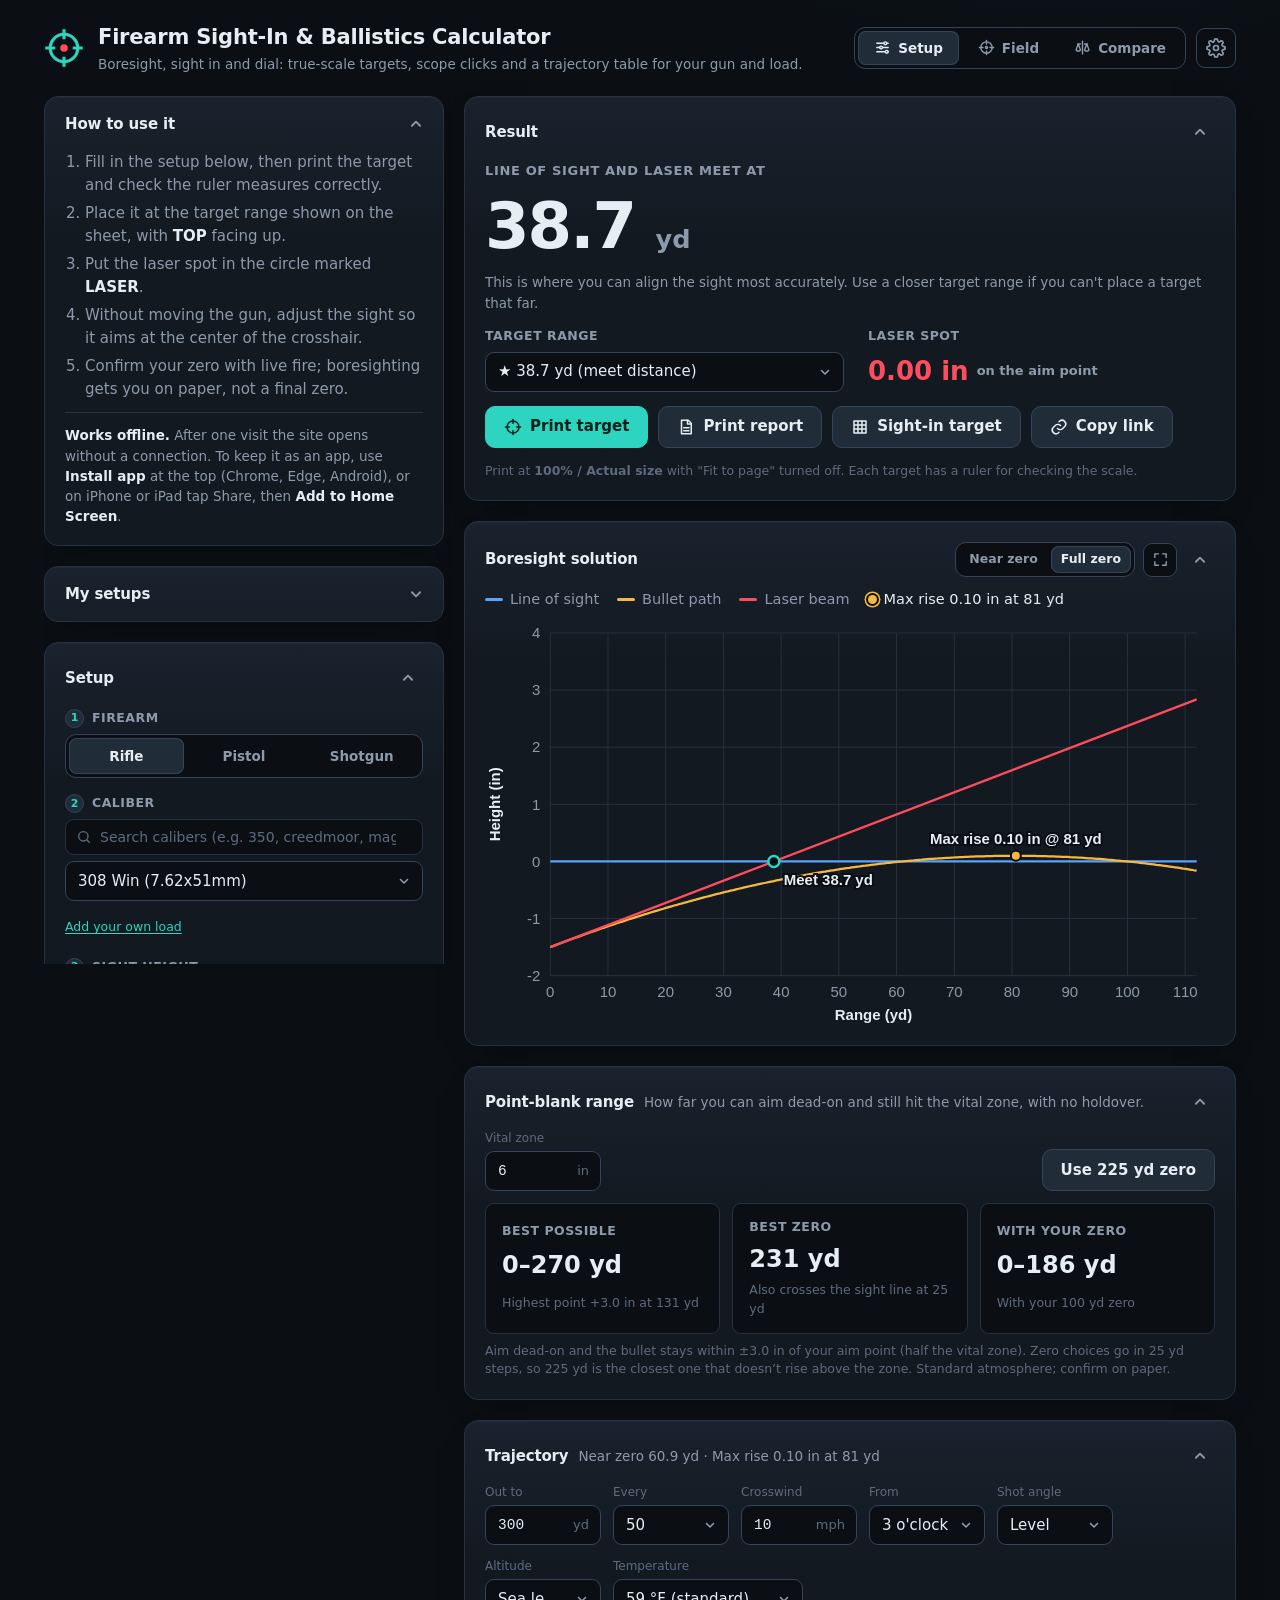
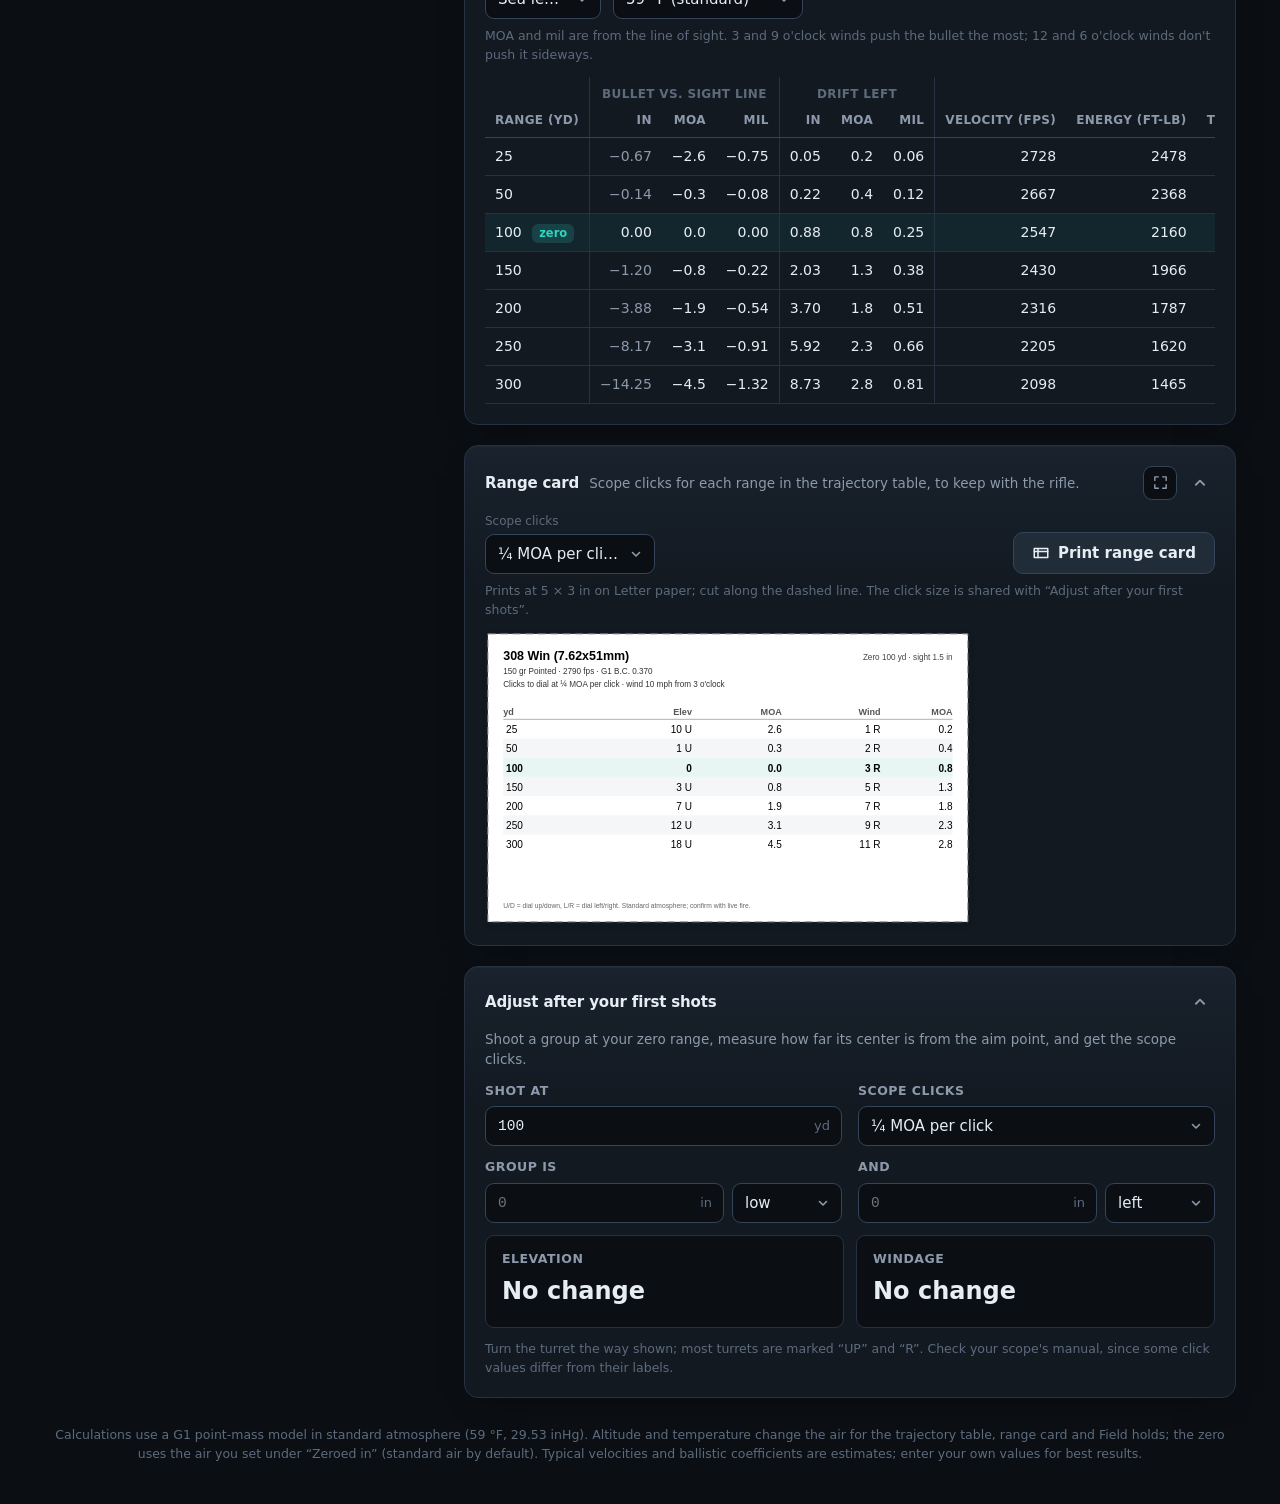
<file: index.html>
<!doctype html>
<html lang="en">
<head>
<meta charset="utf-8">
<meta name="viewport" content="width=device-width, initial-scale=1">
<title>Firearm Sight-In &amp; Ballistics Calculator</title>
<meta name="description" content="Boresight, sight in and dial: true-scale laser boresight and sight-in targets, scope clicks and a trajectory table for your firearm, sight height, load and zero range.">
<meta name="color-scheme" content="dark">
<link rel="icon" href="data:image/svg+xml,%3Csvg xmlns='http://www.w3.org/2000/svg' viewBox='0 0 32 32'%3E%3Ccircle cx='16' cy='16' r='11' fill='none' stroke='%232dd4bf' stroke-width='3'/%3E%3Cpath d='M16 1v8M16 23v8M1 16h8M23 16h8' stroke='%232dd4bf' stroke-width='3'/%3E%3Ccircle cx='16' cy='16' r='3' fill='%23ff4d5e'/%3E%3C/svg%3E">
<link rel="manifest" href="manifest.webmanifest">
<meta name="theme-color" content="#0b0f14">
<link rel="apple-touch-icon" href="icons/icon-180.png">
<link rel="stylesheet" href="css/styles.css">
</head>
<body>
<div id="app">
  <header class="topbar">
    <div class="brand">
      <svg class="brand-mark" viewBox="0 0 32 32" aria-hidden="true">
        <circle cx="16" cy="16" r="11" fill="none" stroke="currentColor" stroke-width="2.5"/>
        <path d="M16 1v8M16 23v8M1 16h8M23 16h8" stroke="currentColor" stroke-width="2.5"/>
        <circle cx="16" cy="16" r="3" class="laser-dot"/>
      </svg>
      <div>
        <h1>Firearm Sight-In &amp; Ballistics Calculator</h1>
        <p class="tagline">Boresight, sight in and dial: true-scale targets, scope clicks and a trajectory table for your gun and load.</p>
      </div>
    </div>
    <div class="prefs">
      <button type="button" class="btn" id="install" hidden title="Add this site as an app that works offline">
        <svg viewBox="0 0 24 24" aria-hidden="true"><path d="M12 3v12M7 10l5 5 5-5M4 19h16"/></svg>
        Install app
      </button>
      <div class="segmented view-tabs" role="group" aria-label="View">
        <button type="button" data-view="setup" aria-pressed="true">
          <svg viewBox="0 0 24 24" aria-hidden="true"><path d="M4 6h10M18 6h2M4 12h4M12 12h8M4 18h12M20 18h0"/><circle cx="16" cy="6" r="2"/><circle cx="10" cy="12" r="2"/><circle cx="18" cy="18" r="2"/></svg>
          Setup
        </button>
        <button type="button" data-view="field" aria-pressed="false">
          <svg viewBox="0 0 24 24" aria-hidden="true"><circle cx="12" cy="12" r="8"/><path d="M12 2v5M12 17v5M2 12h5M17 12h5"/><circle cx="12" cy="12" r="1.5"/></svg>
          Field
        </button>
        <button type="button" data-view="compare" aria-pressed="false">
          <svg viewBox="0 0 24 24" aria-hidden="true"><path d="M12 3v18M5 7h4M15 7h4M3 15l3-8 3 8M15 15l3-8 3 8M3 15a3 2 0 0 0 6 0M15 15a3 2 0 0 0 6 0"/></svg>
          Compare
        </button>
      </div>
      <div class="settings">
        <button type="button" class="icon-btn settings-btn" id="settings-btn" aria-label="Settings" aria-expanded="false" aria-controls="settings-panel" title="Units, theme, paper size and reset">
          <svg viewBox="0 0 24 24" aria-hidden="true"><circle cx="12" cy="12" r="3"/><path d="M19.4 15a1.7 1.7 0 0 0 .3 1.8l.1.1a2 2 0 1 1-2.8 2.8l-.1-.1a1.7 1.7 0 0 0-1.8-.3 1.7 1.7 0 0 0-1 1.5V21a2 2 0 1 1-4 0v-.1a1.7 1.7 0 0 0-1.1-1.5 1.7 1.7 0 0 0-1.8.3l-.1.1a2 2 0 1 1-2.8-2.8l.1-.1a1.7 1.7 0 0 0 .3-1.8 1.7 1.7 0 0 0-1.5-1H3a2 2 0 1 1 0-4h.1a1.7 1.7 0 0 0 1.5-1.1 1.7 1.7 0 0 0-.3-1.8l-.1-.1a2 2 0 1 1 2.8-2.8l.1.1a1.7 1.7 0 0 0 1.8.3H9a1.7 1.7 0 0 0 1-1.5V3a2 2 0 1 1 4 0v.1a1.7 1.7 0 0 0 1 1.5 1.7 1.7 0 0 0 1.8-.3l.1-.1a2 2 0 1 1 2.8 2.8l-.1.1a1.7 1.7 0 0 0-.3 1.8V9a1.7 1.7 0 0 0 1.5 1H21a2 2 0 1 1 0 4h-.1a1.7 1.7 0 0 0-1.5 1z"/></svg>
        </button>
        <div class="settings-panel" id="settings-panel" role="group" aria-label="Settings" hidden>
          <div class="set-row">
            <span>Units</span>
            <div class="segmented" role="group" aria-label="Units">
              <button type="button" data-units="english" aria-pressed="true">Imperial</button>
              <button type="button" data-units="metric" aria-pressed="false">Metric</button>
            </div>
          </div>
          <div class="set-row">
            <span>Theme</span>
            <div class="segmented" role="group" aria-label="Theme">
              <button type="button" data-theme-pick="dark" aria-pressed="true" title="Dark theme">Dark</button>
              <button type="button" data-theme-pick="sun" aria-pressed="false" title="High-contrast light theme for bright sun">Sun</button>
              <button type="button" data-theme-pick="night" aria-pressed="false" title="Red-on-black theme that keeps your night vision">Night</button>
            </div>
          </div>
          <label class="set-row paper">
            <span>Paper size</span>
            <select id="paper">
              <option value="letter">Letter</option>
              <option value="a4">A4</option>
            </select>
          </label>
          <div class="set-reset">
            <button type="button" class="btn" id="reset-all" title="Reset all settings to their defaults (keeps your saved setups and loads)">
              <svg viewBox="0 0 24 24" aria-hidden="true"><path d="M3 12a9 9 0 1 0 3-6.7"/><path d="M3 4v5h5"/></svg>
              Reset all settings
            </button>
            <p class="hint">Keeps your saved setups and loads.</p>
          </div>
        </div>
      </div>
    </div>
  </header>

  <main class="layout">
    <div class="side">
    <details class="card how" id="how" open>
      <summary>
        <h2>How to use it</h2>
        <svg class="chev" viewBox="0 0 12 12" aria-hidden="true"><path d="M2.5 4.5 6 8l3.5-3.5"/></svg>
      </summary>
      <ol>
        <li>Fill in the setup below, then print the target and check the ruler measures correctly.</li>
        <li>Place it at the target range shown on the sheet, with <strong>TOP</strong> facing up.</li>
        <li>Put the laser spot in the circle marked <strong>LASER</strong>.</li>
        <li>Without moving the gun, adjust the sight so it aims at the center of the crosshair.</li>
        <li>Confirm your zero with live fire; boresighting gets you on paper, not a final zero.</li>
      </ol>
      <p class="how-note"><strong>Works offline.</strong> After one visit the site opens without a connection. To keep it as an app, use <strong>Install app</strong> at the top (Chrome, Edge, Android), or on iPhone or iPad tap Share, then <strong>Add to Home Screen</strong>.</p>
    </details>

    <details class="card how saved" id="saved-card">
      <summary>
        <h2>My setups <span class="count" id="saved-count"></span></h2>
        <svg class="chev" viewBox="0 0 12 12" aria-hidden="true"><path d="M2.5 4.5 6 8l3.5-3.5"/></svg>
      </summary>
      <div class="saved-body">
        <div class="saved-row">
          <select id="saved-list" aria-label="Saved setups"></select>
          <button type="button" class="btn small" id="saved-load">Open</button>
          <button type="button" class="icon-btn danger" id="saved-delete" aria-label="Delete saved setup" title="Delete saved setup">
            <svg viewBox="0 0 24 24" aria-hidden="true"><path d="M4 7h16M10 11v6M14 11v6M6 7l1 13h10l1-13M9 7V4h6v3"/></svg>
          </button>
        </div>
        <div class="saved-row">
          <input id="saved-name" type="text" maxlength="60" placeholder="Name this setup, e.g. Ruger American 350 Legend" aria-label="Name for this setup">
          <button type="button" class="btn small primary" id="saved-save">Save</button>
        </div>
        <div class="saved-row saved-files">
          <button type="button" class="btn small" id="saved-export" title="Download your saved setups, the current setup and table, wind and click settings as a JSON file">
            <svg viewBox="0 0 24 24" aria-hidden="true"><path d="M12 4v11M7 10l5 5 5-5M5 20h14"/></svg>
            Save to file
          </button>
          <button type="button" class="btn small" id="saved-import" title="Open a setups file saved from this page">
            <svg viewBox="0 0 24 24" aria-hidden="true"><path d="M12 15V4M7 9l5-5 5 5M5 20h14"/></svg>
            Load from file
          </button>
          <input type="file" id="saved-file" accept=".json,application/json" hidden>
        </div>
        <p class="hint" id="saved-note">Saved in this browser only. Save to file keeps a copy you can back up or open on another device; Copy link shares a single setup.</p>
      </div>
    </details>

    <section class="card setup" aria-labelledby="setup-title" data-collapse="setup">
      <h2 id="setup-title">Setup</h2>

      <div class="field">
        <span class="field-label"><span class="step">1</span>Firearm</span>
        <div class="segmented wide" role="group" aria-label="Firearm type">
          <button type="button" data-mode="rifle" aria-pressed="true">Rifle</button>
          <button type="button" data-mode="pistol" aria-pressed="false">Pistol</button>
          <button type="button" data-mode="shotgun" aria-pressed="false">Shotgun</button>
        </div>
      </div>

      <div class="field">
        <label class="field-label" for="caliber"><span class="step">2</span><span id="caliber-label">Caliber</span></label>
        <span class="search">
          <svg viewBox="0 0 24 24" aria-hidden="true"><circle cx="11" cy="11" r="7"/><path d="m20 20-4-4"/></svg>
          <input id="caliber-search" type="search" placeholder="Search calibers (e.g. 350, creedmoor, mag)" aria-label="Search calibers" autocomplete="off" spellcheck="false">
        </span>
        <select id="caliber"></select>
        <span class="hint" id="caliber-count"></span>
        <div class="load-tools">
          <button type="button" class="link" id="load-add">Add your own load</button>
          <button type="button" class="link" id="load-keep" hidden>Save to my loads</button>
          <button type="button" class="link" id="load-edit" hidden>Edit this load</button>
          <button type="button" class="link" id="load-delete" hidden>Delete this load</button>
        </div>
        <div class="load-form" id="load-form" hidden>
          <h3 id="lf-title">Your own load</h3>
          <label class="mini">
            <span>Name</span>
            <input id="lf-name" type="text" maxlength="40" autocomplete="off" spellcheck="false">
          </label>
          <div class="load-form-row">
            <label class="mini">
              <span>Bullet weight</span>
              <span class="input-unit"><input id="lf-weight" type="number" inputmode="decimal" min="0" step="any"><span id="lf-weight-unit">gr</span></span>
            </label>
            <label class="mini">
              <span>Muzzle velocity</span>
              <span class="input-unit"><input id="lf-velocity" type="number" inputmode="decimal" min="0" step="any"><span id="lf-velocity-unit">fps</span></span>
            </label>
            <label class="mini">
              <span>G1 B.C.</span>
              <input id="lf-bc" type="number" inputmode="decimal" min="0.01" max="2" step="0.001">
            </label>
          </div>
          <p class="hint" id="lf-note"></p>
          <div class="load-form-actions">
            <button type="button" class="btn small primary" id="lf-save">Save load</button>
            <button type="button" class="btn small" id="lf-cancel">Cancel</button>
          </div>
        </div>
      </div>

      <div class="field">
        <label class="field-label" for="sight"><span class="step">3</span>Sight height</label>
        <div class="sight-pick">
          <select id="sight"></select>
          <select id="sight-preset" aria-label="Common mount heights" title="Common mount heights (estimates; measure yours for best results)"></select>
        </div>
        <span class="hint">Center of the bore to the center of the scope, or to the top of the front sight.</span>
        <details class="sight-help">
          <summary>How sight height changes the path</summary>
          <p>A taller sight starts the bullet farther below your line of sight. Inside the zero it hits lower at close range and crosses the line of sight later; past the zero the difference is small. Being off by a quarter inch matters most for close shots and for the boresight target itself.</p>
          <p>The common mounts are rules of thumb, not measurements. To measure: half the bolt diameter, plus the gap from the top of the bolt to the bottom of the scope, plus half the scope tube (0.5 in for a 1 in tube, 0.59 in for 30 mm).</p>
        </details>
      </div>

      <div class="field-row">
        <label class="field">
          <span class="field-label"><span class="step">4</span>Bullet weight</span>
          <select id="weight"></select>
        </label>
        <label class="field">
          <span class="field-label"><span class="step">5</span>Bullet shape</span>
          <select id="shape"></select>
        </label>
      </div>

      <div class="field-row load">
        <label class="field">
          <span class="field-label">Muzzle velocity</span>
          <span class="input-unit"><input id="velocity" type="number" inputmode="decimal" min="100" step="1"><span id="velocity-unit">fps</span></span>
        </label>
        <label class="field">
          <span class="field-label">G1 ballistic coefficient</span>
          <input id="bc" type="number" inputmode="decimal" min="0.01" max="2" step="0.001">
        </label>
      </div>
      <p class="hint load-hint"><span id="load-note">Typical values for this load.</span> <button type="button" id="reset-load" class="link" hidden>Use typical values</button></p>

      <div class="field barrel" id="barrel-field">
        <label class="check barrel-toggle"><input type="checkbox" id="barrel-on"> Adjust velocity for barrel length</label>
        <div class="barrel-row" id="barrel-row" hidden>
          <label class="mini">
            <span>Your barrel</span>
            <span class="input-unit"><input id="barrel-len" type="number" inputmode="decimal" min="1" step="0.5" placeholder="e.g. 16"><span class="b-len">in</span></span>
          </label>
          <label class="mini">
            <span>Test barrel</span>
            <span class="input-unit"><input id="barrel-ref" type="number" inputmode="decimal" min="1" step="0.5"><span class="b-len">in</span></span>
          </label>
          <label class="mini">
            <span>Change per <span class="b-len">in</span></span>
            <span class="input-unit"><input id="barrel-rate" type="number" inputmode="decimal" min="0" step="1"><span id="b-rate-unit">fps</span></span>
          </label>
        </div>
        <span class="hint" id="barrel-note" hidden>Typical velocities assume the test barrel length. Rule of thumb: about 25 fps per inch for most rifle cartridges, more for magnums.</span>
      </div>

      <label class="field">
        <span class="field-label"><span class="step">6</span>Zero range</span>
        <select id="zero"></select>
        <span class="hint">Where the bullet should hit the center of the target.</span>
      </label>

      <div class="field">
        <span class="field-label">Zeroed in</span>
        <div class="zero-air">
          <label class="mini"><span>Altitude</span><select id="zero-alt" title="Altitude where you zeroed the rifle"></select></label>
          <label class="mini"><span>Temperature</span><select id="zero-temp" title="Air temperature where you zeroed the rifle"></select></label>
        </div>
        <span class="hint">The air where you sighted in. Holds for other air (set under the trajectory table and in Field) are worked out from this zero.</span>
      </div>
    </section>
    </div>

    <section class="results" aria-live="polite">
      <div class="card hero" data-collapse="result">
        <h2>Result</h2>
        <div id="error" class="alert" role="alert" hidden></div>
        <div id="solution">
          <p class="eyebrow">Line of sight and laser meet at</p>
          <p class="meet"><span id="meet">–</span> <span id="meet-unit">yd</span></p>
          <p class="muted">This is where you can align the sight most accurately. Use a closer target range if you can't place a target that far.</p>

          <div class="hero-grid">
            <label class="field">
              <span class="field-label">Target range</span>
              <select id="target"></select>
            </label>
            <div class="stat">
              <span class="field-label">Laser spot</span>
              <span class="stat-value" id="offset">–</span>
            </div>
          </div>

          <div class="actions">
            <button type="button" class="btn primary" id="print-target">
              <svg viewBox="0 0 24 24" aria-hidden="true"><circle cx="12" cy="12" r="8"/><path d="M12 2v5M12 17v5M2 12h5M17 12h5"/></svg>
              Print target
            </button>
            <button type="button" class="btn" id="print-report">
              <svg viewBox="0 0 24 24" aria-hidden="true"><path d="M6 3h9l4 4v14H6z"/><path d="M14 3v5h5M9 13h7M9 17h7"/></svg>
              Print report
            </button>
            <button type="button" class="btn" id="print-sightin" title="A 1-inch grid target for your first shots at the zero range">
              <svg viewBox="0 0 24 24" aria-hidden="true"><path d="M4 4h16v16H4zM4 9.3h16M4 14.6h16M9.3 4v16M14.6 4v16"/></svg>
              Sight-in target
            </button>
            <button type="button" class="btn" id="copy-link" title="Copy a link that opens these exact settings">
              <svg viewBox="0 0 24 24" aria-hidden="true"><path d="M10 14a5 5 0 0 0 7 0l3-3a5 5 0 0 0-7-7l-1 1"/><path d="M14 10a5 5 0 0 0-7 0l-3 3a5 5 0 0 0 7 7l1-1"/></svg>
              Copy link
            </button>
          </div>
          <p class="hint">Print at <strong>100% / Actual size</strong> with "Fit to page" turned off. Each target has a ruler for checking the scale.</p>
        </div>
      </div>

      <div class="card chart-card" data-collapse="chart">
        <div class="chart-head">
          <h2>Boresight solution</h2>
          <div class="chart-tools">
            <div class="segmented small" role="group" aria-label="Chart range">
              <button type="button" data-plot="near" aria-pressed="false">Near zero</button>
              <button type="button" data-plot="full" aria-pressed="true">Full zero</button>
            </div>
            <button type="button" class="icon-btn" id="chart-zoom" aria-pressed="false" aria-label="Maximize chart" title="Maximize chart">
              <svg class="i-expand" viewBox="0 0 24 24" aria-hidden="true"><path d="M4 9V4h5M20 9V4h-5M4 15v5h5M20 15v5h-5"/></svg>
              <svg class="i-collapse" viewBox="0 0 24 24" aria-hidden="true"><path d="M9 4v5H4M15 4v5h5M9 20v-5H4M15 20v-5h5"/></svg>
            </button>
          </div>
        </div>
        <div class="legend">
          <span><i class="sw los"></i>Line of sight</span>
          <span><i class="sw path"></i>Bullet path</span>
          <span><i class="sw laser"></i>Laser beam</span>
          <span class="rise-note"><i class="sw rise"></i><span id="max-rise">Max rise</span></span>
        </div>
        <div id="chart" class="chart"></div>
      </div>

      <div class="card" id="pbr-card" data-collapse="pbr">
        <div class="chart-head">
          <h2>Point-blank range</h2>
          <p class="muted">How far you can aim dead-on and still hit the vital zone, with no holdover.</p>
        </div>
        <div class="traj-tools">
          <label class="mini t-field">
            <span>Vital zone</span>
            <span class="input-unit"><input id="pbr-zone" type="number" inputmode="decimal" min="1" max="48" step="any"><span id="pbr-unit">in</span></span>
          </label>
          <button type="button" class="btn" id="pbr-use" title="Set the zero range to the best choice for this vital zone">Use best zero</button>
        </div>
        <div class="pbr-out">
          <div class="dial"><span class="field-label">Best possible</span><span class="dial-value" id="pbr-best">–</span><span class="hint" id="pbr-best-sub"></span></div>
          <div class="dial"><span class="field-label">Best zero</span><span class="dial-value" id="pbr-zero">–</span><span class="hint" id="pbr-zero-sub"></span></div>
          <div class="dial"><span class="field-label">With your zero</span><span class="dial-value" id="pbr-yours">–</span><span class="hint" id="pbr-yours-sub"></span></div>
        </div>
        <p class="hint traj-hint" id="pbr-hint"></p>
      </div>

      <div class="card" id="traj-card" data-collapse="trajectory">
        <div class="chart-head">
          <h2>Trajectory</h2>
          <p class="muted" id="traj-note"></p>
        </div>
        <div class="traj-tools">
          <label class="mini t-field">
            <span>Out to</span>
            <span class="input-unit"><input id="t-max" type="number" inputmode="decimal" min="10" max="2000" step="any"><span class="t-dist">yd</span></span>
          </label>
          <label class="mini t-field">
            <span>Every</span>
            <select id="t-step">
              <option value="5">5</option><option value="10">10</option><option value="25">25</option>
              <option value="50">50</option><option value="100">100</option><option value="200">200</option>
            </select>
          </label>
          <label class="mini t-field">
            <span>Crosswind</span>
            <span class="input-unit"><input id="wind" type="number" inputmode="decimal" min="0" max="99" step="1"><span id="wind-unit">mph</span></span>
          </label>
          <label class="mini t-field">
            <span>From</span>
            <select id="wind-clock"></select>
          </label>
          <label class="mini t-field">
            <span>Shot angle</span>
            <select id="slope" title="Uphill or downhill angle to the target"></select>
          </label>
          <label class="mini t-field">
            <span>Altitude</span>
            <select id="alt" title="Altitude where you shoot (the zero uses the air you zeroed in)"></select>
          </label>
          <label class="mini t-field t-wide">
            <span>Temperature</span>
            <select id="temp" title="Air temperature where you shoot"></select>
          </label>
        </div>
        <p class="hint traj-hint" id="traj-hint">MOA and mil are from the line of sight. 3 and 9 o'clock winds push the bullet the most; 12 and 6 o'clock winds don't push it sideways.</p>
        <div class="table-wrap"><table class="data" id="traj-table"></table></div>
      </div>

      <div class="card" id="range-card" data-collapse="card">
        <div class="chart-head">
          <h2>Range card</h2>
          <p class="muted">Scope clicks for each range in the trajectory table, to keep with the rifle.</p>
          <div class="chart-tools">
            <button type="button" class="icon-btn" id="card-zoom" aria-pressed="false" aria-label="Maximize range card" title="Maximize range card">
              <svg class="i-expand" viewBox="0 0 24 24" aria-hidden="true"><path d="M4 9V4h5M20 9V4h-5M4 15v5h5M20 15v5h-5"/></svg>
              <svg class="i-collapse" viewBox="0 0 24 24" aria-hidden="true"><path d="M9 4v5H4M15 4v5h5M9 20v-5H4M15 20v-5h5"/></svg>
            </button>
          </div>
        </div>
        <div class="traj-tools">
          <label class="mini t-field card-click-field">
            <span>Scope clicks</span>
            <select id="card-click"></select>
          </label>
          <button type="button" class="btn" id="print-card" title="Print this card at true size, then cut it out">
            <svg viewBox="0 0 24 24" aria-hidden="true"><path d="M3 6h18v12H3z"/><path d="M3 10h18M8 6v12"/></svg>
            Print range card
          </button>
        </div>
        <p class="hint traj-hint" id="card-hint"></p>
        <div class="card-preview" id="card-preview"></div>
      </div>

      <div class="card" id="clicks-card" data-collapse="clicks">
        <h2>Adjust after your first shots</h2>
        <p class="muted">Shoot a group at your zero range, measure how far its center is from the aim point, and get the scope clicks.</p>
        <div class="clicks-grid">
          <label class="field">
            <span class="field-label">Shot at</span>
            <span class="input-unit"><input id="c-range" type="number" inputmode="decimal" min="1" step="1"><span class="c-dist">yd</span></span>
          </label>
          <label class="field">
            <span class="field-label">Scope clicks</span>
            <select id="c-click">
              <option value="moa:0.25">¼ MOA per click</option>
              <option value="moa:0.125">⅛ MOA per click</option>
              <option value="moa:0.5">½ MOA per click</option>
              <option value="moa:1">1 MOA per click</option>
              <option value="mil:0.1">0.1 mil per click</option>
              <option value="mil:0.05">0.05 mil per click</option>
            </select>
          </label>
          <div class="field">
            <span class="field-label">Group is</span>
            <span class="combo">
              <span class="input-unit"><input id="c-vert" type="number" aria-label="How far the group is high or low" inputmode="decimal" min="0" step="0.1" placeholder="0"><span class="c-len">in</span></span>
              <select id="c-vdir" aria-label="High or low"><option value="low">low</option><option value="high">high</option></select>
            </span>
          </div>
          <div class="field">
            <span class="field-label">and</span>
            <span class="combo">
              <span class="input-unit"><input id="c-horiz" type="number" aria-label="How far the group is left or right" inputmode="decimal" min="0" step="0.1" placeholder="0"><span class="c-len">in</span></span>
              <select id="c-hdir" aria-label="Left or right"><option value="left">left</option><option value="right">right</option></select>
            </span>
          </div>
        </div>
        <div class="clicks-out">
          <div class="dial"><span class="field-label">Elevation</span><span class="dial-value" id="c-elev">–</span><span class="hint" id="c-elev-sub"></span></div>
          <div class="dial"><span class="field-label">Windage</span><span class="dial-value" id="c-wind">–</span><span class="hint" id="c-wind-sub"></span></div>
        </div>
        <p class="hint">Turn the turret the way shown; most turrets are marked “UP” and “R”. Check your scope's manual, since some click values differ from their labels.</p>
      </div>
    </section>
  </main>

  <main class="field-view" id="field-view" hidden aria-labelledby="field-title">
    <h2 id="field-title" class="visually-hidden">Field</h2>
    <div class="f-profile">
      <button type="button" class="chip" id="f-chip" title="Change the rifle and load in Setup">
        <span class="visually-hidden">Active profile: </span>
        <span class="chip-name" id="f-name">–</span>
        <span class="chip-sub" id="f-sub"></span>
      </button>
      <label class="f-saved" id="f-saved-wrap" hidden>
        <span class="visually-hidden">Switch to a saved setup</span>
        <select id="f-saved"></select>
      </label>
    </div>

    <div id="f-error" class="alert" role="alert" hidden></div>

    <div id="f-body">
      <section class="card f-range" aria-labelledby="f-range-label">
        <span class="field-label" id="f-range-label">Range</span>
        <div class="stepper">
          <button type="button" class="step-btn" id="f-minus" aria-label="Shorter range">−</button>
          <span class="input-unit big"><input id="f-range" type="number" inputmode="decimal" min="1" max="2000" step="any" aria-label="Range to target"><span class="f-dist">yd</span></span>
          <button type="button" class="step-btn" id="f-plus" aria-label="Longer range">+</button>
        </div>
        <div class="presets" id="f-presets" role="group" aria-label="Range presets"></div>
      </section>

      <section class="card f-out" aria-live="polite" aria-label="Holds at this range">
        <div class="hold">
          <span class="field-label">Elevation</span>
          <span class="hold-value" id="f-elev">–</span>
          <span class="hold-sub" id="f-elev-sub"></span>
        </div>
        <div class="hold">
          <span class="field-label">Wind</span>
          <span class="hold-value" id="f-wind">–</span>
          <span class="hold-sub" id="f-wind-sub"></span>
        </div>
        <p class="f-stats" id="f-stats"></p>
        <p class="f-warn" id="f-warn" hidden></p>
      </section>

      <p class="f-pbr" id="f-pbr"></p>

      <section class="card f-cond" aria-label="Conditions">
        <div class="f-cond-row">
          <div class="mini">
            <span id="f-wind-label">Wind</span>
            <div class="stepper small">
              <button type="button" class="step-btn" id="f-wminus" aria-label="Less wind">−</button>
              <span class="input-unit"><input id="f-windspd" type="number" inputmode="decimal" min="0" max="99" step="1" aria-label="Wind speed"><span id="f-wind-unit">mph</span></span>
              <button type="button" class="step-btn" id="f-wplus" aria-label="More wind">+</button>
            </div>
          </div>
          <label class="mini"><span>From</span><select id="f-clock"></select></label>
        </div>
        <div class="f-cond-row">
          <label class="mini"><span>Shot angle</span><select id="f-slope"></select></label>
          <label class="mini"><span>Scope clicks</span><select id="f-click"></select></label>
        </div>
        <div class="f-cond-row">
          <label class="mini"><span>Altitude</span><select id="f-alt"></select></label>
          <label class="mini"><span>Temperature</span><select id="f-temp"></select></label>
        </div>
      </section>
    </div>

    <div class="f-foot">
      <label class="check" id="f-wake-wrap" hidden><input type="checkbox" id="f-wake"> Keep screen on</label>
      <span class="hint" id="f-status"></span>
    </div>
  </main>

  <main class="compare-view" id="compare-view" hidden aria-labelledby="cmp-title">
    <h2 id="cmp-title" class="visually-hidden">Compare</h2>
    <div class="cmp-sides">
      <section class="card cmp-side" data-side="a" aria-labelledby="cmp-a-title">
        <div class="cmp-side-head">
          <h2 id="cmp-a-title"><span class="side-badge side-a" aria-hidden="true">A</span><span class="visually-hidden">Load A: </span><span id="cmp-a-name">–</span></h2>
          <label class="cmp-from" id="cmp-a-from-wrap">
            <span class="visually-hidden">Fill load A from a saved setup</span>
            <select id="cmp-a-from"></select>
          </label>
        </div>
        <div class="load-form-row">
          <label class="mini"><span>Firearm</span><select id="cmp-a-mode"><option value="rifle">Rifle</option><option value="pistol">Pistol</option><option value="shotgun">Shotgun</option></select></label>
          <label class="mini"><span>Sight height</span><select id="cmp-a-sight"></select></label>
        </div>
        <div class="mini">
          <label for="cmp-a-caliber" id="cmp-a-caliber-label">Caliber or load</label>
          <span class="search">
            <svg viewBox="0 0 24 24" aria-hidden="true"><circle cx="11" cy="11" r="7"/><path d="m20 20-4-4"/></svg>
            <input id="cmp-a-search" type="search" placeholder="Search calibers and loads" aria-label="Search calibers and loads for A" autocomplete="off" spellcheck="false">
          </span>
          <select id="cmp-a-caliber"></select>
          <span class="hint" id="cmp-a-count"></span>
        </div>
        <div class="load-form-row">
          <label class="mini"><span>Bullet weight</span><select id="cmp-a-weight"></select></label>
          <label class="mini"><span>Bullet shape</span><select id="cmp-a-shape"></select></label>
        </div>
        <div class="load-form-row">
          <label class="mini"><span>Velocity</span><span class="input-unit"><input id="cmp-a-vel" type="number" inputmode="decimal" min="100" max="6000" step="any"><span class="cmp-vunit">fps</span></span></label>
          <label class="mini"><span>G1 B.C.</span><input id="cmp-a-bc" type="number" inputmode="decimal" min="0.01" max="2" step="0.001"></label>
        </div>
        <p class="hint cmp-typical"><span id="cmp-a-vnote"></span> <button type="button" class="link" id="cmp-a-typical" hidden>Use typical</button></p>
      </section>
      <section class="card cmp-side" data-side="b" aria-labelledby="cmp-b-title">
        <div class="cmp-side-head">
          <h2 id="cmp-b-title"><span class="side-badge side-b" aria-hidden="true">B</span><span class="visually-hidden">Load B: </span><span id="cmp-b-name">–</span></h2>
          <label class="cmp-from" id="cmp-b-from-wrap">
            <span class="visually-hidden">Fill load B from a saved setup</span>
            <select id="cmp-b-from"></select>
          </label>
        </div>
        <div class="load-form-row">
          <label class="mini"><span>Firearm</span><select id="cmp-b-mode"><option value="rifle">Rifle</option><option value="pistol">Pistol</option><option value="shotgun">Shotgun</option></select></label>
          <label class="mini"><span>Sight height</span><select id="cmp-b-sight"></select></label>
        </div>
        <div class="mini">
          <label for="cmp-b-caliber" id="cmp-b-caliber-label">Caliber or load</label>
          <span class="search">
            <svg viewBox="0 0 24 24" aria-hidden="true"><circle cx="11" cy="11" r="7"/><path d="m20 20-4-4"/></svg>
            <input id="cmp-b-search" type="search" placeholder="Search calibers and loads" aria-label="Search calibers and loads for B" autocomplete="off" spellcheck="false">
          </span>
          <select id="cmp-b-caliber"></select>
          <span class="hint" id="cmp-b-count"></span>
        </div>
        <div class="load-form-row">
          <label class="mini"><span>Bullet weight</span><select id="cmp-b-weight"></select></label>
          <label class="mini"><span>Bullet shape</span><select id="cmp-b-shape"></select></label>
        </div>
        <div class="load-form-row">
          <label class="mini"><span>Velocity</span><span class="input-unit"><input id="cmp-b-vel" type="number" inputmode="decimal" min="100" max="6000" step="any"><span class="cmp-vunit">fps</span></span></label>
          <label class="mini"><span>G1 B.C.</span><input id="cmp-b-bc" type="number" inputmode="decimal" min="0.01" max="2" step="0.001"></label>
        </div>
        <p class="hint cmp-typical"><span id="cmp-b-vnote"></span> <button type="button" class="link" id="cmp-b-typical" hidden>Use typical</button></p>
      </section>
    </div>

    <section class="card cmp-shared" aria-label="Zero and range">
      <div class="cmp-shared-row">
        <label class="mini"><span id="cmp-zero-label">Zero range</span><select id="cmp-zero"></select></label>
        <label class="mini" id="cmp-zero-b-wrap" hidden><span>B’s zero range</span><select id="cmp-zero-b"></select></label>
        <label class="mini"><span>Compare out to</span><select id="cmp-max"></select></label>
      </div>
      <label class="check"><input type="checkbox" id="cmp-split"> Give B its own zero</label>
      <p class="hint" id="cmp-cond"></p>
      <div class="cmp-actions">
        <button type="button" class="btn" id="cmp-copy" title="Copy a link that opens this comparison">
          <svg viewBox="0 0 24 24" aria-hidden="true"><path d="M10 14a5 5 0 0 0 7 0l3-3a5 5 0 0 0-7-7l-1 1"/><path d="M14 10a5 5 0 0 0-7 0l-3 3a5 5 0 0 0 7 7l1-1"/></svg>
          Copy link
        </button>
        <button type="button" class="btn" id="cmp-print" title="Print the comparison: summary and charts, then both tables by range">
          <svg viewBox="0 0 24 24" aria-hidden="true"><path d="M6 9V3h12v6M6 18H4a2 2 0 0 1-2-2v-5a2 2 0 0 1 2-2h16a2 2 0 0 1 2 2v5a2 2 0 0 1-2 2h-2"/><path d="M6 14h12v7H6z"/></svg>
          Print comparison
        </button>
      </div>
    </section>

    <div id="cmp-error" class="alert" role="alert" hidden></div>

    <div id="cmp-results">
      <section class="card">
        <h2>Side by side</h2>
        <div class="table-wrap"><table class="data cmp-sum" id="cmp-summary"></table></div>
        <p class="hint" id="cmp-sum-note"></p>
      </section>

      <section class="card">
        <div class="chart-head">
          <h2>Downrange</h2>
          <div class="segmented" role="group" aria-label="Chart shows">
            <button type="button" data-cmp-chart="path" aria-pressed="true">Path</button>
            <button type="button" data-cmp-chart="velocity" aria-pressed="false">Velocity</button>
            <button type="button" data-cmp-chart="energy" aria-pressed="false">Energy</button>
          </div>
        </div>
        <div class="legend">
          <span><i class="sw path"></i><span id="cmp-key-a">A</span></span>
          <span><i class="sw cmp"></i><span id="cmp-key-b">B</span></span>
        </div>
        <div id="cmp-chart" class="chart"></div>
      </section>

      <section class="card">
        <div class="chart-head">
          <h2>By range</h2>
          <div class="segmented" role="group" aria-label="Table shows">
            <button type="button" data-cmp-table="trajectory" aria-pressed="true">Trajectory</button>
            <button type="button" data-cmp-table="impact" aria-pressed="false">Impact</button>
          </div>
        </div>
        <div class="table-wrap"><table class="data cmp-table" id="cmp-table"></table></div>
        <p class="hint" id="cmp-table-note"></p>
      </section>
    </div>
  </main>

  <footer class="foot">
    <p>Calculations use a G1 point-mass model in standard atmosphere (59&nbsp;°F, 29.53&nbsp;inHg). Altitude and temperature change the air for the trajectory table, range card and Field holds; the zero uses the air you set under “Zeroed in” (standard air by default). Typical velocities and ballistic coefficients are estimates; enter your own values for best results.</p>
  </footer>
</div>

<div id="toast" class="toast" role="status" aria-live="polite"></div>
<div id="update-bar" class="update-bar" role="status" hidden><span>A new version is ready.</span><button type="button" class="btn primary" id="update-reload">Reload</button></div>
<div id="print-root" aria-hidden="true"></div>

<script src="js/vendor/qrcode.js"></script>
<script src="js/data.js"></script>
<script src="js/ballistics.js"></script>
<script src="js/app.js"></script>
</body>
</html>
</file>
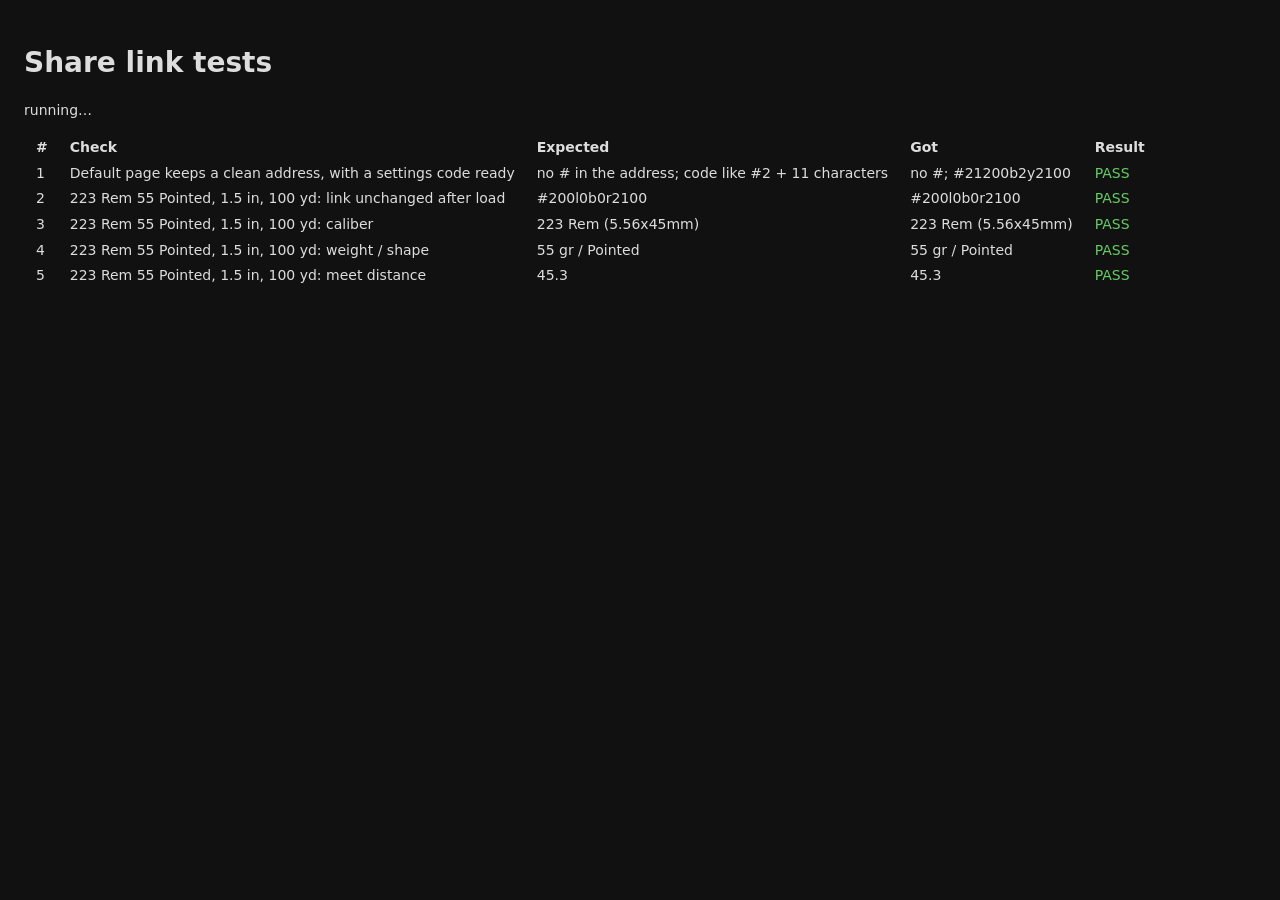
<file: tests/share.html>
<!doctype html>
<html lang="en">
<head>
<meta charset="utf-8">
<title>Share link tests</title>
<style>
  body { font: 14px/1.4 system-ui, sans-serif; background: #111; color: #ddd; padding: 16px; }
  td, th { padding: 2px 10px; text-align: left; }
  .pass { color: #6c6; } .fail { color: #f66; font-weight: bold; }
  iframe { width: 1200px; height: 900px; border: 0; position: absolute; left: -5000px; }
</style>
</head>
<body>
<h1>Share link tests</h1>
<p id="summary">running…</p>
<table id="results"><tr><th>#</th><th>Check</th><th>Expected</th><th>Got</th><th>Result</th></tr></table>
<iframe id="f"></iframe>
<script>
const table = document.getElementById('results');
let pass = 0, fail = 0, n = 0;
function row(name, expected, got, ok) {
  ok ? pass++ : fail++;
  const tr = table.insertRow();
  [++n, name, expected, got, ok ? 'PASS' : 'FAIL'].forEach((v, i) => { const td = tr.insertCell(); td.textContent = v; if (i === 4) td.className = ok ? 'pass' : 'fail'; });
}
const frame = document.getElementById('f');
const load = hash => new Promise(res => { frame.onload = () => setTimeout(res, 50); frame.src = '../index.html?t=' + Math.random() + hash; });

// Builds a share code from labels using the page's own lists, so the test does not hard-code list positions.
function code(w, c) {
  const B = w.BTS, b36 = (v, l) => Math.round(v).toString(36).padStart(l, '0');
  const metric = !!c.metric, mode = c.mode;
  const ci = B.calibers(mode).indexOf(c.caliber);
  const si = B.sightHeights(mode, metric).findIndex(s => Math.abs(s.value - c.sight) < 1e-9);
  const ws = c.v1 ? B.v1Weights(mode, ci, metric) : B.weights(mode, ci, metric);
  if (c.weight === 'middle') c.weight = ws[Math.floor(ws.length / 2)].label;
  const wi = ws.findIndex(x => x.label === c.weight);
  const hi = B.shapes(mode, ci).findIndex(s => s.label === c.shape);
  const zi = B.zeroCodes(mode).indexOf(c.zero);   // links store the zero's position in the share-code order
  const flags = B.MODES.indexOf(mode) * 8 + (metric ? 4 : 0) + (c.a4 ? 2 : 0) + (c.full ? 1 : 0);
  let s = (c.v1 ? '#1' : '#2') + flags.toString(36) + b36(ci, 2) + b36(si, 2) + b36(wi, 2) + b36(hi, 1) + b36(zi, 1) + b36(c.target || 0, 2);
  if (c.v) s += b36(c.v, 3) + b36(c.bc * 1000, 3);
  if (c.z) s += c.z;
  return s;
}

const CASES = [
  { name: '223 Rem 55 Pointed, 1.5 in, 100 yd', mode: 'rifle', caliber: '223 Rem (5.56x45mm)', sight: 1.5, weight: '55 gr', shape: 'Pointed', zero: 100, meet: '45.3' },   // typical 55 gr velocity is now 3,240 fps (factory figure),
  { name: '9mm 124 RN, 0.9 in, 50 yd (pistol)', mode: 'pistol', caliber: '9mm Luger (9x19mm)', sight: 0.9, weight: '124 gr', shape: 'Round Nose', zero: 50, meet: '9.9' },
  { name: '12 ga Sabot 1 oz, 0.5 in, 100 yd (shotgun)', mode: 'shotgun', caliber: '12 gauge slug barrel', sight: 0.5, weight: '1.000 oz', shape: 'Sabot Slug', zero: 100, meet: '5.7' },   // 1 oz at 1,560 fps (factory figure; was 1,400)
  { name: '300 WM 180, target 22 yd', mode: 'rifle', caliber: '300 Winchester Mag', sight: 1.5, weight: '180 gr', shape: 'Pointed', zero: 150, meet: '35.7', targetValue: 22, offset: '0.58 in' },   // typical 180 gr velocity is now 2,960 fps (factory figure),
  { name: 'Own load 3215 fps / 0.239 (223)', mode: 'rifle', caliber: '223 Rem (5.56x45mm)', sight: 1.5, weight: '60 gr', shape: 'Boat-Tail', zero: 100, v: 3215, bc: 0.239, meet: '44.9', custom: true },
  { name: 'Metric, A4, full chart (308)', mode: 'rifle', caliber: '308 Win (7.62x51mm)', sight: 3.8, weight: 'middle', shape: 'Pointed', zero: 100, metric: true, a4: true, full: true },
  { name: '350 Legend 170 gr', mode: 'rifle', caliber: '350 Legend', sight: 1.5, weight: '170 gr', shape: 'Pointed', zero: 100 },
  { name: 'Old version-1 link (300 WM 180 gr)', mode: 'rifle', caliber: '300 Winchester Mag', sight: 1.5, weight: '180 gr', shape: 'Pointed', zero: 150, meet: '35.7', v1: true },   // 2,960 fps, as above,
  // Zero air: 'z' + altitude in tens of feet (dw = 500, so 5,000 ft) + °F above -40 (28 = 80, so 40 °F).
  { name: 'Own load zeroed at 5,000 ft, 40 °F', mode: 'rifle', caliber: '223 Rem (5.56x45mm)', sight: 1.5, weight: '60 gr', shape: 'Boat-Tail', zero: 100, v: 3215, bc: 0.239, custom: true, z: 'zdw28', zAir: '5,000 ft, 40 °F' },
  { name: '22 LR subsonic, 50 yd rifle zero', mode: 'rifle', caliber: '22 Long Rifle', sight: 1.5, weight: '40 gr', shape: 'Round Nose', zero: 50, v: 1050, bc: 0.12, custom: true, zeroLabel: '50 yd' },
  { name: 'Refused zero still round-trips', mode: 'pistol', caliber: '9mm Luger (9x19mm)', sight: 0.9, weight: '124 gr', shape: 'Round Nose', zero: 25, error: true }
];

(async () => {
  await load('');
  const defaultHash = '#' + frame.contentWindow.BTS_APP.shareCode();
  row('Default page keeps a clean address, with a settings code ready', 'no # in the address; code like #2 + 11 characters', (frame.contentWindow.location.hash || 'no #') + '; ' + defaultHash, !frame.contentWindow.location.hash && /^#2[0-9a-z]{11}$/.test(defaultHash));

  for (const c of CASES) {
    await load('');
    const w = frame.contentWindow;
    if (c.targetValue) {
      // Target ranges depend on the result, so find the position after a first load with the meet distance.
      await load(code(w, c));
      const t = Array.from(frame.contentDocument.getElementById('target').options).findIndex(o => o.textContent === c.targetValue + ' yd');
      c.target = t;
    }
    const want = code(frame.contentWindow, c);
    await load(want);
    const d = frame.contentDocument, sel = id => d.getElementById(id).selectedOptions[0]?.textContent || '';
    const got = frame.contentWindow.location.hash;
    if (c.v1) row(c.name + ': rewritten as a version-2 link', '#2…', got, /^#2/.test(got));
    else row(c.name + ': link unchanged after load', want, got, got === want);
    row(c.name + ': caliber', c.caliber, sel('caliber'), sel('caliber') === c.caliber);
    row(c.name + ': weight / shape', c.weight + ' / ' + c.shape, sel('weight') + ' / ' + sel('shape'), sel('weight') === c.weight && sel('shape') === c.shape);
    if (c.meet) row(c.name + ': meet distance', c.meet, d.getElementById('meet').textContent, d.getElementById('meet').textContent === c.meet);
    if (c.offset) { const o = d.getElementById('offset').textContent; row(c.name + ': laser spot', c.offset, o, o.startsWith(c.offset)); }
    if (c.custom) row(c.name + ': own load kept', c.v + ' / ' + c.bc, d.getElementById('velocity').value + ' / ' + d.getElementById('bc').value, Number(d.getElementById('velocity').value) === c.v && Number(d.getElementById('bc').value) === c.bc);
    if (c.metric) {
      const on = d.querySelector('[data-units="metric"]').getAttribute('aria-pressed') === 'true' && d.getElementById('paper').value === 'a4' &&
        d.querySelector('[data-plot="full"]').getAttribute('aria-pressed') === 'true';
      row(c.name + ': units, paper and chart view', 'metric, a4, full', on ? 'metric, a4, full' : 'not restored', on);
    }
    if (c.zAir) row(c.name + ': zero air', c.zAir, sel('zero-alt') + ', ' + sel('zero-temp'), sel('zero-alt') + ', ' + sel('zero-temp') === c.zAir);
    if (c.zeroLabel) row(c.name + ': zero', c.zeroLabel, sel('zero'), sel('zero') === c.zeroLabel);
    if (c.error) row(c.name + ': shows the error', 'error shown', d.getElementById('error').hidden ? 'no error' : 'error shown', !d.getElementById('error').hidden);
  }

  // A link made before 50 yd was added: zero position 1 was (and still is) 100 yd for a rifle.
  {
    await load('');
    const w = frame.contentWindow, mid = code(w, { mode: 'rifle', caliber: '308 Win (7.62x51mm)', sight: 1.5, weight: 'middle', shape: 'Pointed', zero: 100 });
    row('Older rifle link keeps its zero position', 'zero char 1', mid.charAt(10), mid.charAt(10) === '1');
    await load(mid);
    row('Older rifle link opens at 100 yd', '100 yd', frame.contentDocument.getElementById('zero').selectedOptions[0]?.textContent, frame.contentDocument.getElementById('zero').selectedOptions[0]?.textContent === '100 yd');
  }

  await load('#1zzzzzzzzzzzz');
  row('Garbage code falls back to defaults', '308 Win (7.62x51mm)', frame.contentDocument.getElementById('caliber').selectedOptions[0].textContent,
      frame.contentDocument.getElementById('caliber').selectedOptions[0].textContent === '308 Win (7.62x51mm)');

  document.getElementById('summary').textContent = `${pass} passed, ${fail} failed`;
  document.title = `SHARE ${pass} passed ${fail} failed`;
})();
</script>
</body>
</html>
</file>
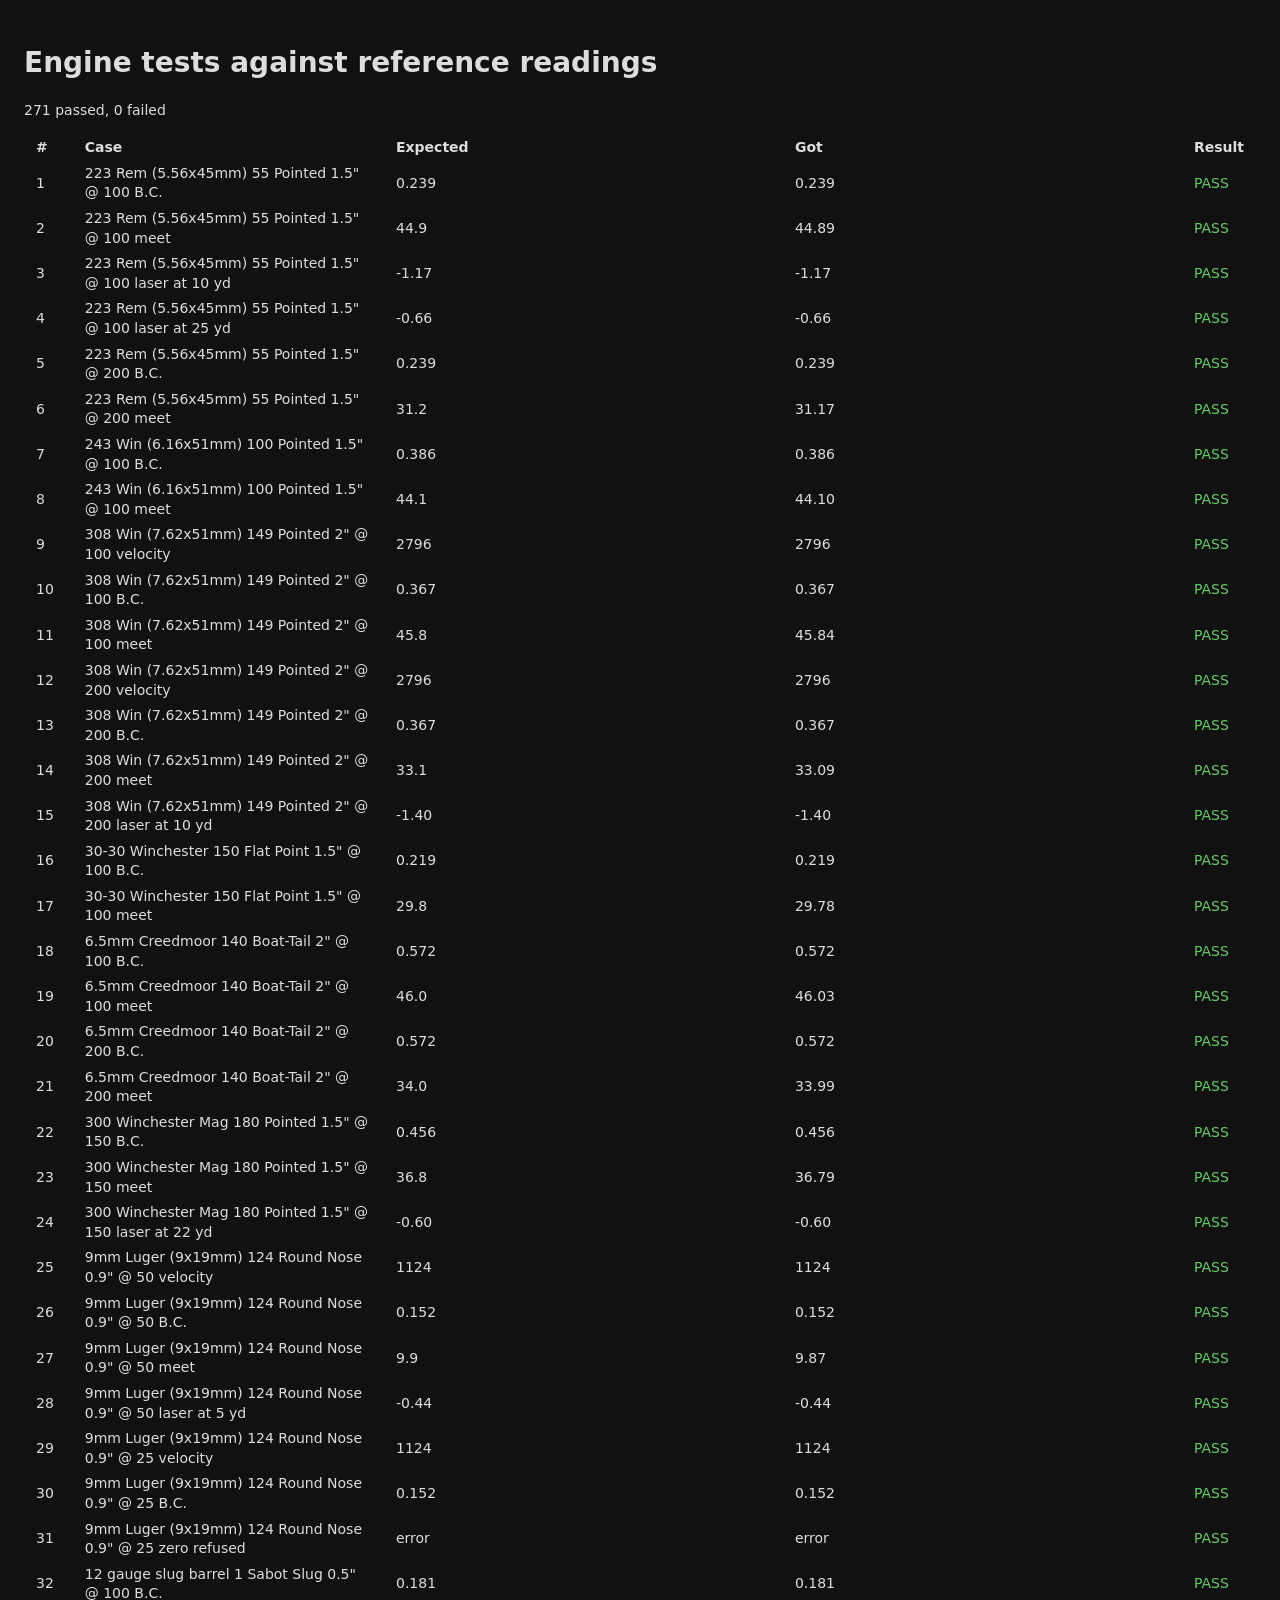
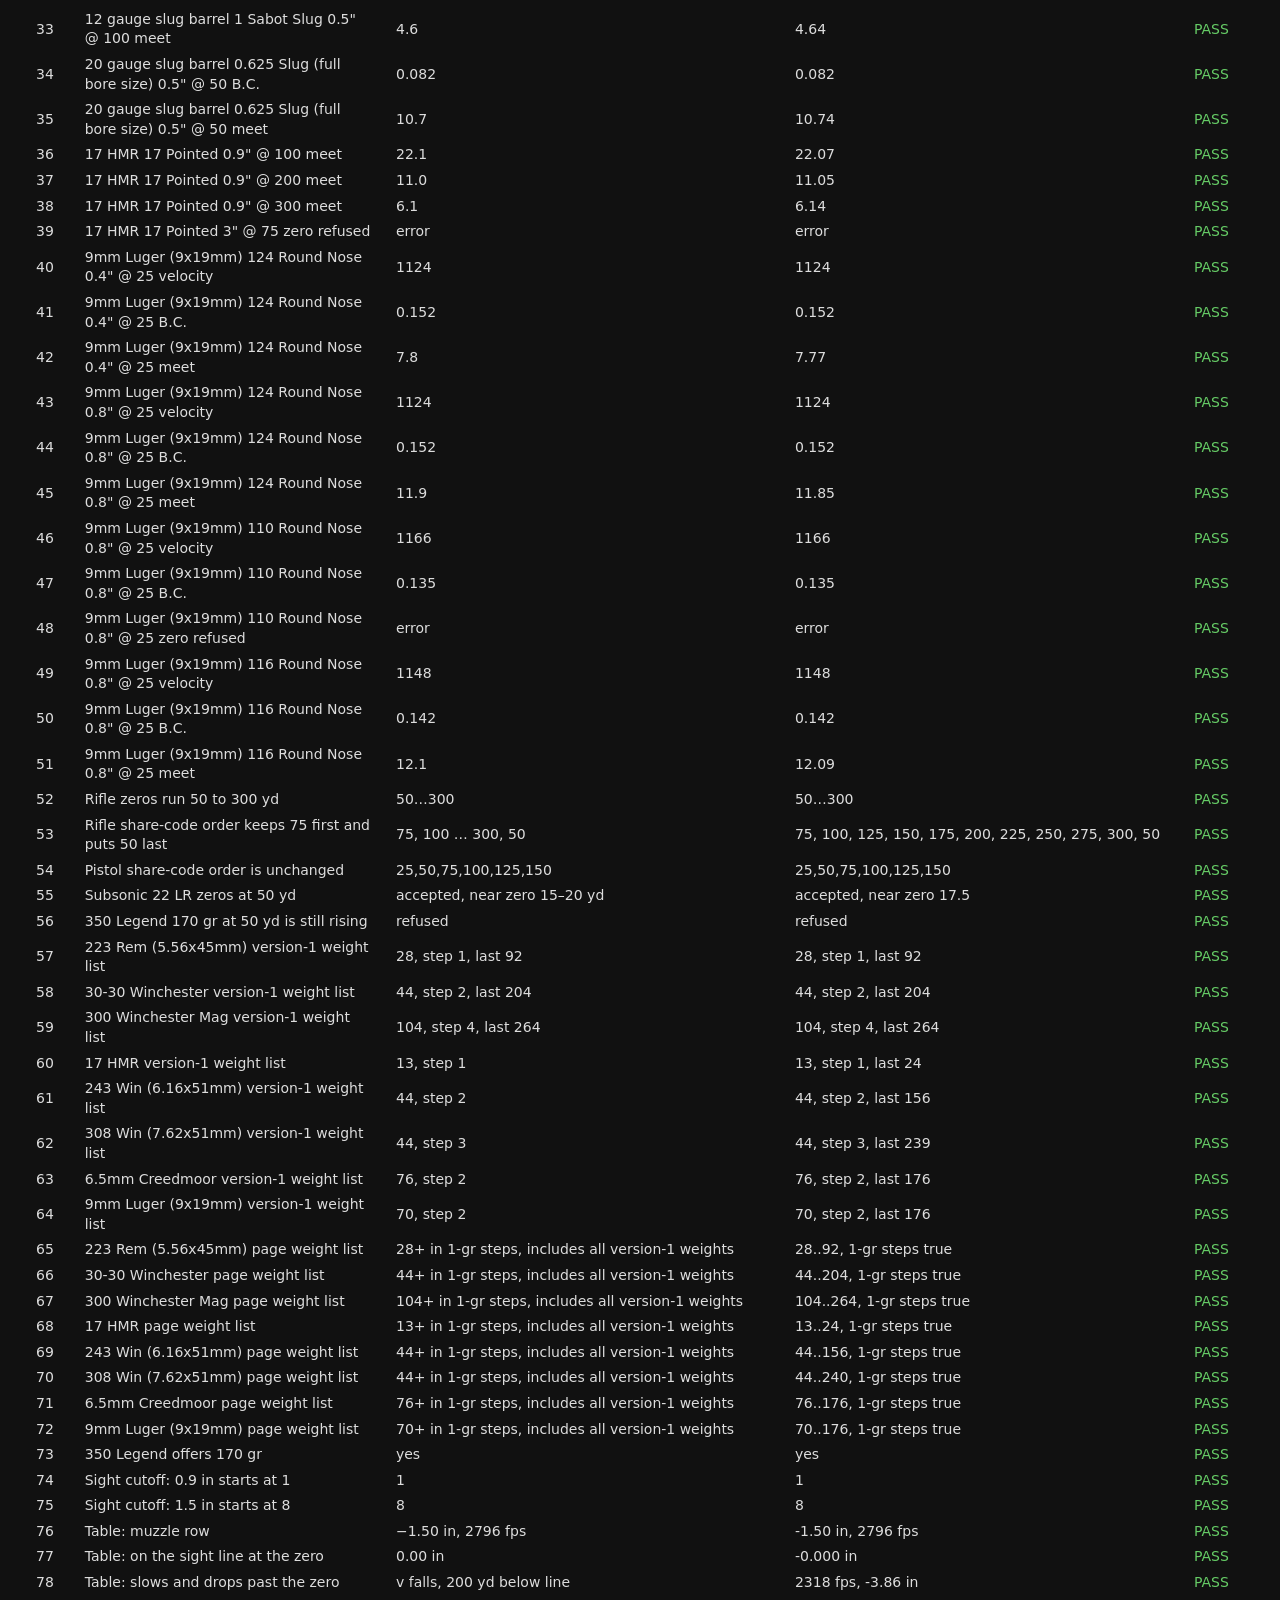
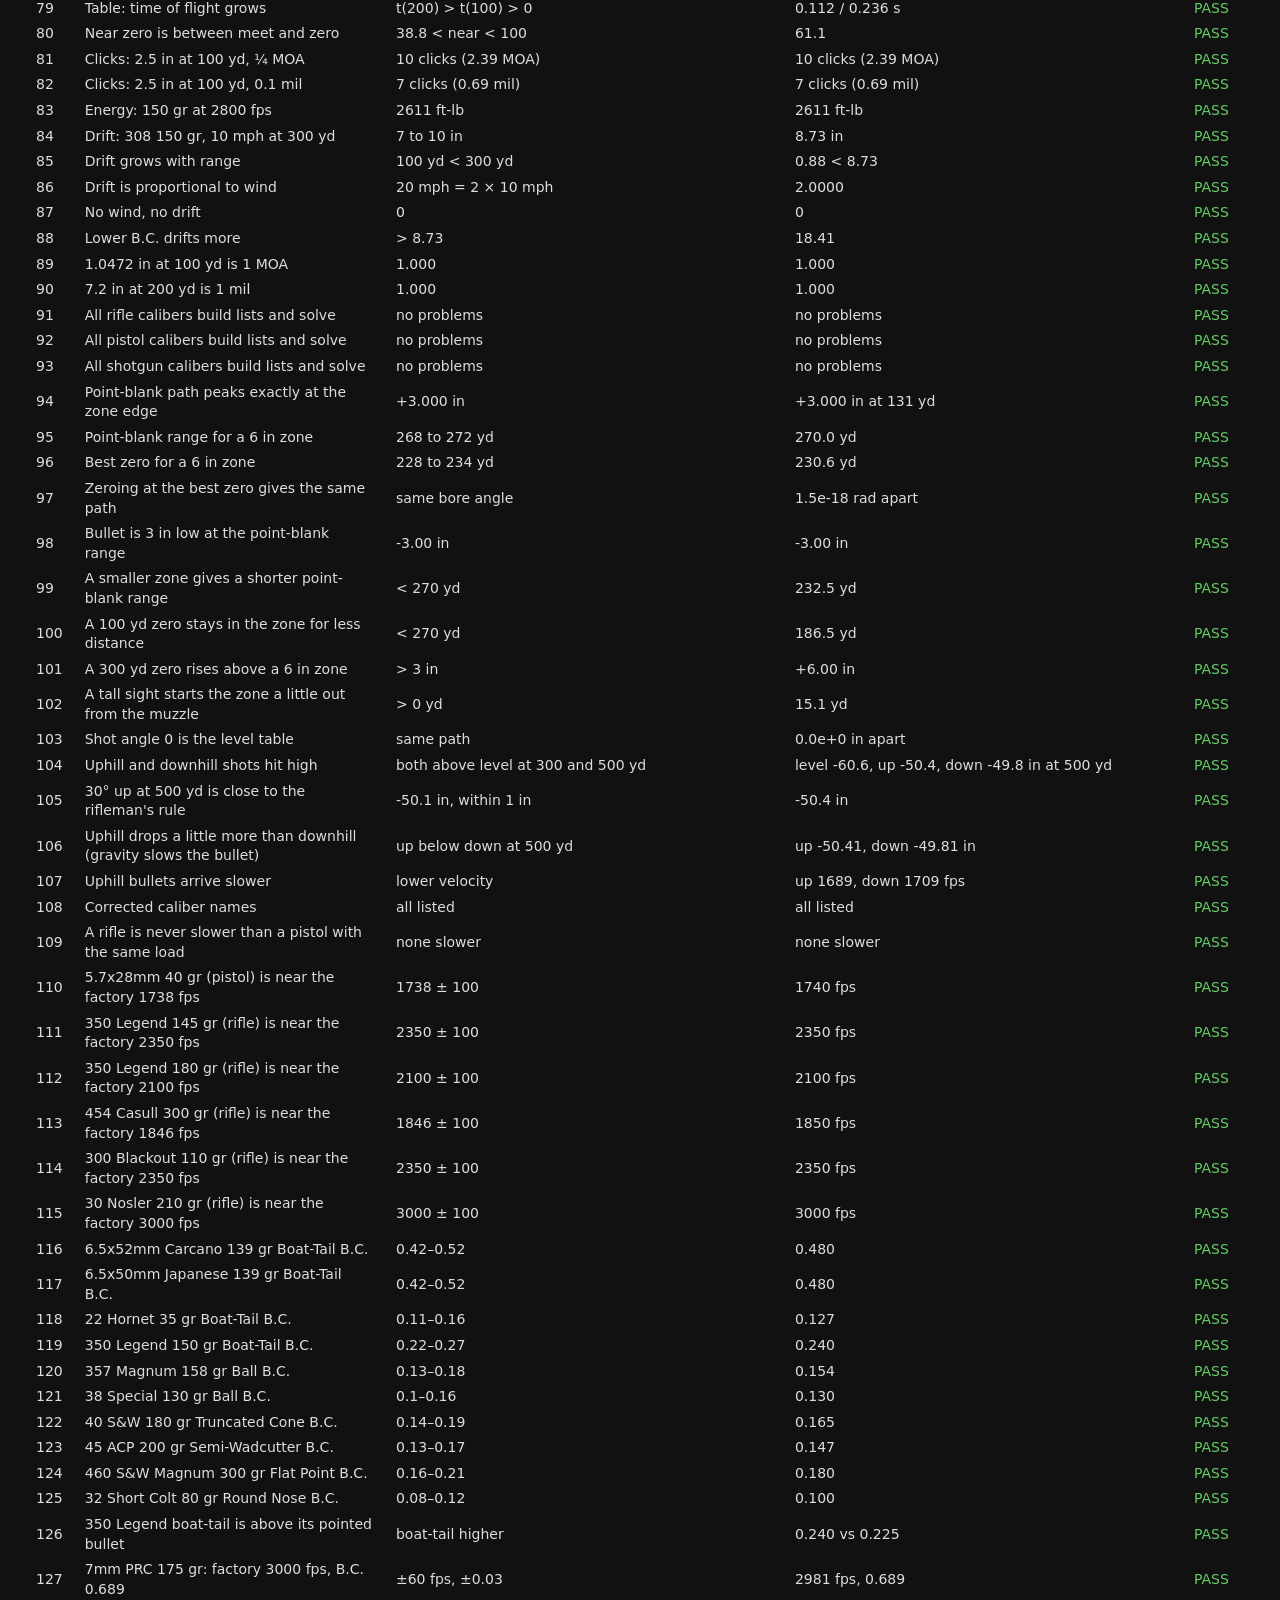
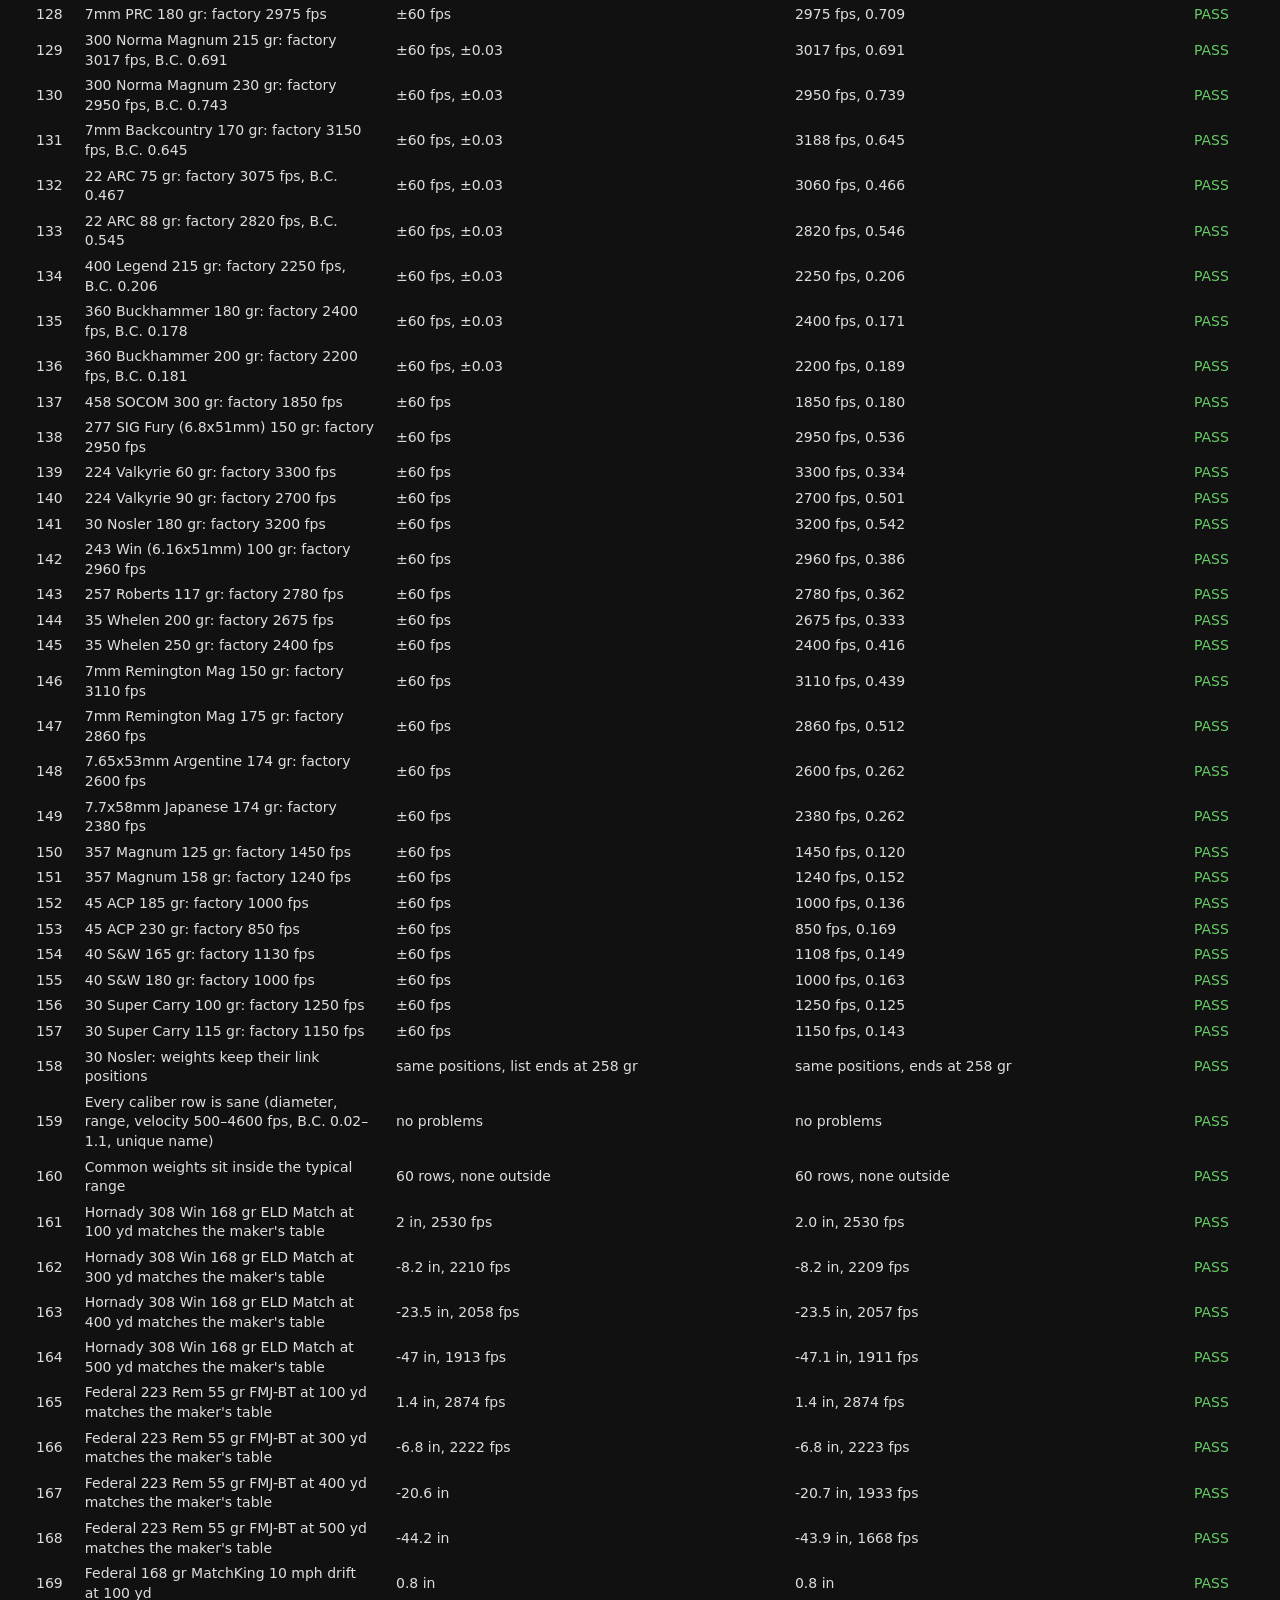
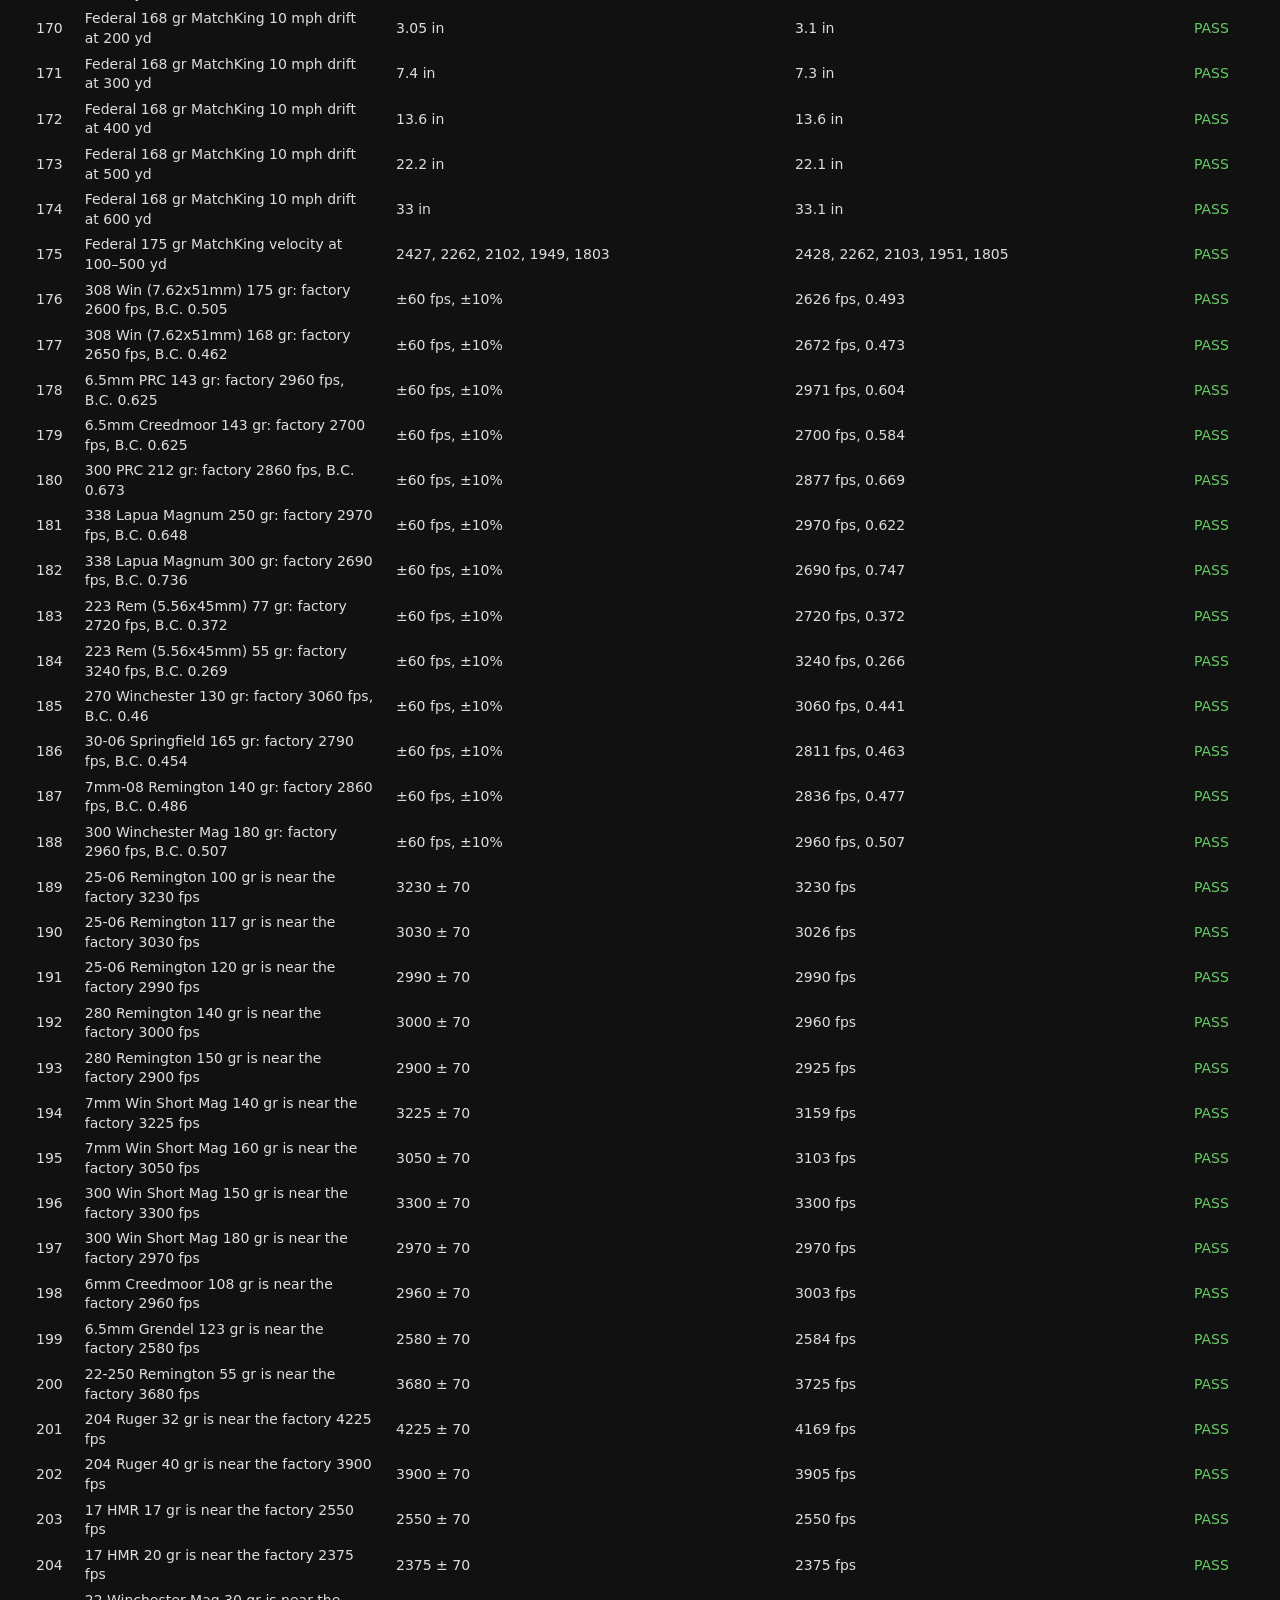
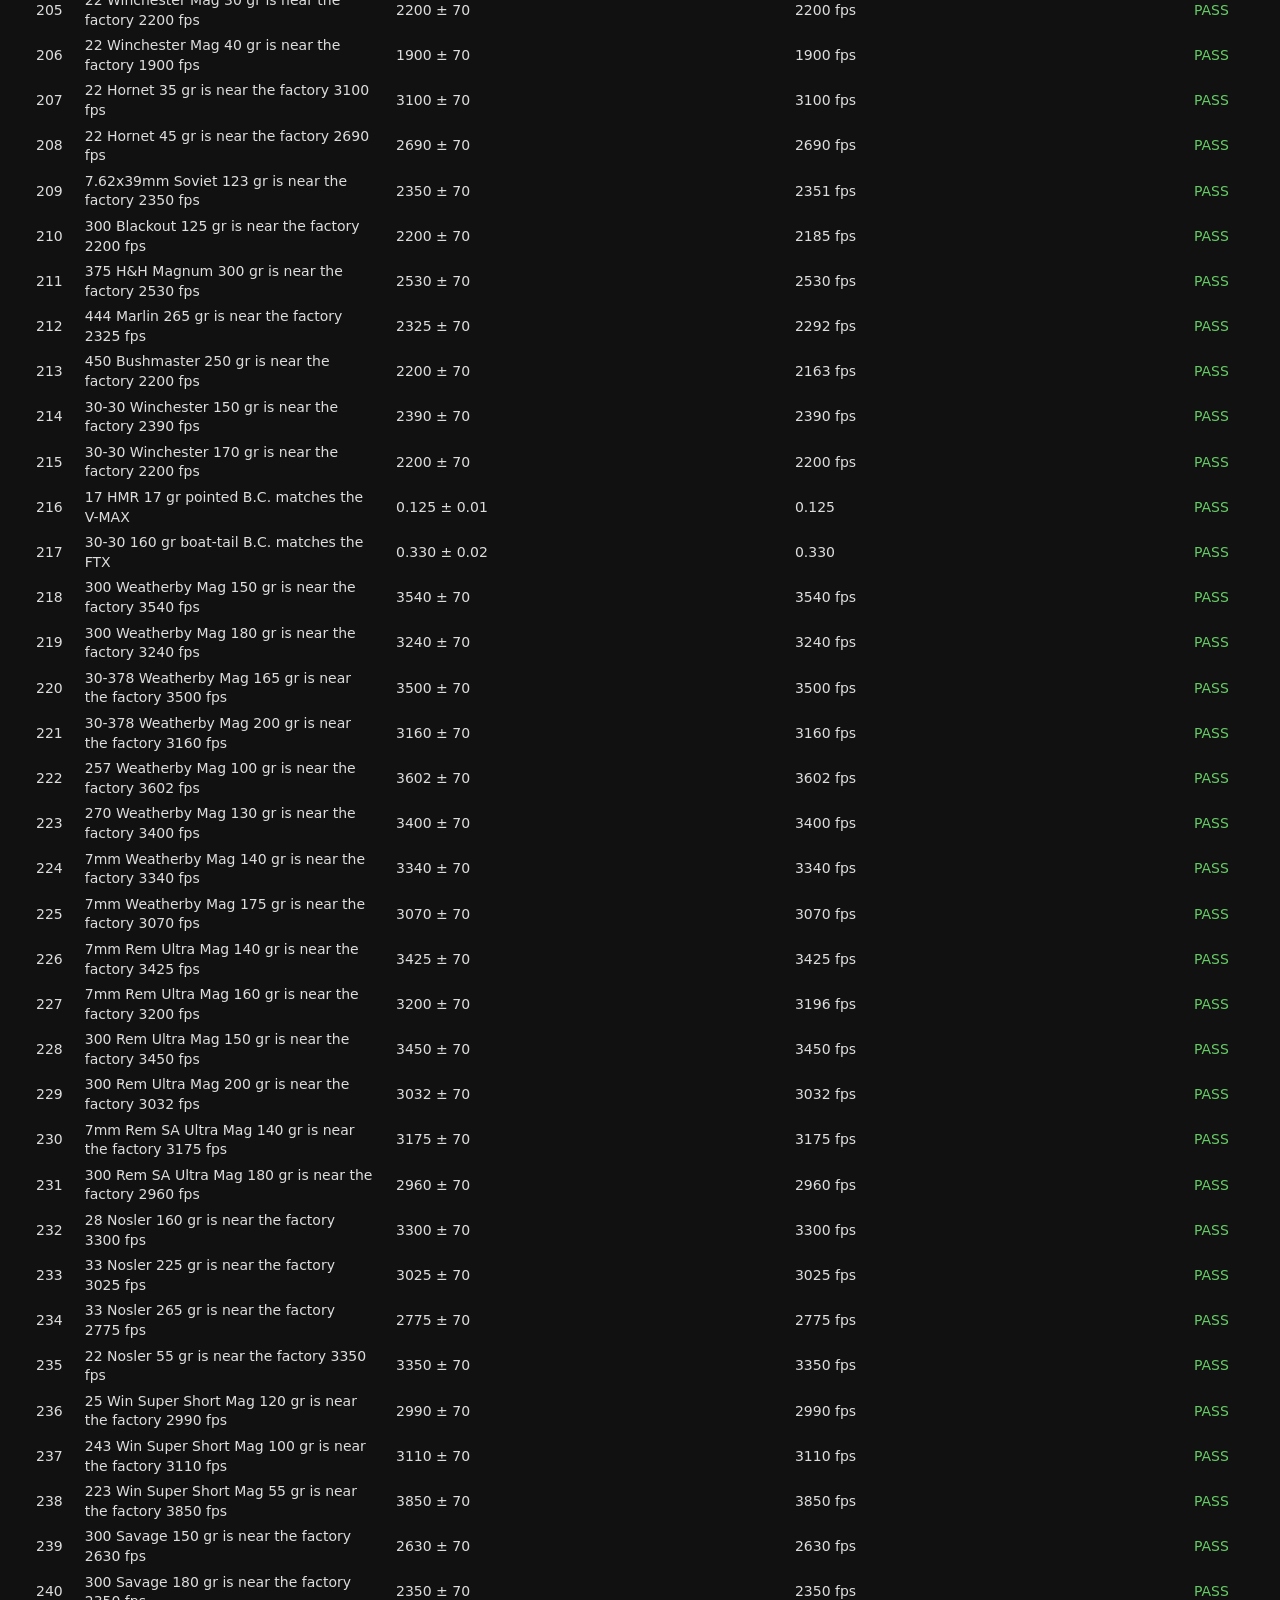
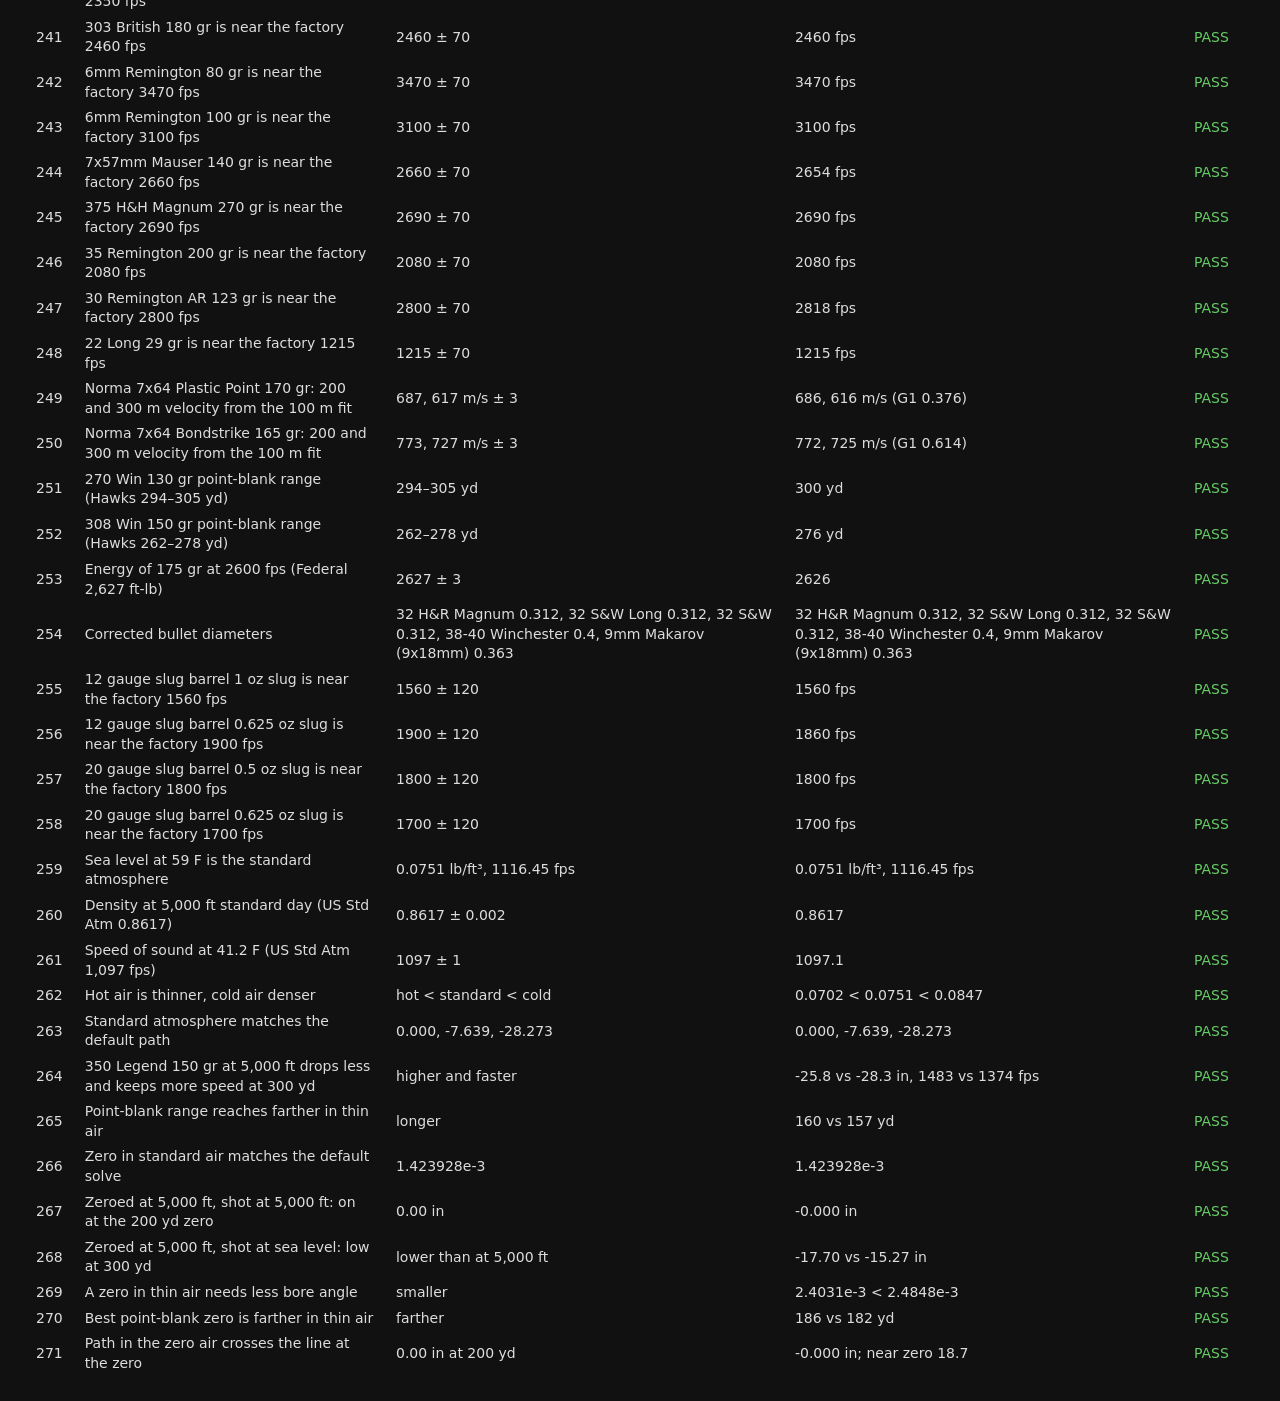
<file: tests/test.html>
<!doctype html>
<html lang="en">
<head>
<meta charset="utf-8">
<title>Engine tests</title>
<style>
  body { font: 14px/1.4 system-ui, sans-serif; background: #111; color: #ddd; padding: 16px; }
  td, th { padding: 2px 10px; text-align: left; }
  .pass { color: #6c6; } .fail { color: #f66; font-weight: bold; }
</style>
</head>
<body>
<h1>Engine tests against reference readings</h1>
<p id="summary"></p>
<table id="results"><tr><th>#</th><th>Case</th><th>Expected</th><th>Got</th><th>Result</th></tr></table>
<script src="../js/data.js"></script>
<script src="../js/ballistics.js"></script>
<script>
// Reference readings (English units).
const CASES = [
  ['rifle', '223 Rem (5.56x45mm)', 55, 'Pointed', 1.5, 100, 3215, 0.239, 44.9, { 10: -1.17, 25: -0.66 }],
  ['rifle', '223 Rem (5.56x45mm)', 55, 'Pointed', 1.5, 200, 3215, 0.239, 31.2],
  ['rifle', '243 Win (6.16x51mm)', 100, 'Pointed', 1.5, 100, 3109, 0.386, 44.1],
  ['rifle', '308 Win (7.62x51mm)', 149, 'Pointed', 2.0, 100, 2796, 0.367, 45.8],
  ['rifle', '308 Win (7.62x51mm)', 149, 'Pointed', 2.0, 200, 2796, 0.367, 33.1, { 10: -1.40 }],
  ['rifle', '30-30 Winchester', 150, 'Flat Point', 1.5, 100, 2346, 0.219, 29.8],
  ['rifle', '6.5mm Creedmoor', 140, 'Boat-Tail', 2.0, 100, 2776, 0.572, 46.0],
  ['rifle', '6.5mm Creedmoor', 140, 'Boat-Tail', 2.0, 200, 2776, 0.572, 34.0],
  ['rifle', '300 Winchester Mag', 180, 'Pointed', 1.5, 150, 3018, 0.456, 36.8, { 22: -0.60 }],
  ['pistol', '9mm Luger (9x19mm)', 124, 'Round Nose', 0.9, 50, 1124, 0.152, 9.9, { 5: -0.44 }],
  ['pistol', '9mm Luger (9x19mm)', 124, 'Round Nose', 0.9, 25, 1124, 0.152, 'error'],
  ['shotgun', '12 gauge slug barrel', 1.0, 'Sabot Slug', 0.5, 100, 1400, 0.181, 4.6],
  ['shotgun', '20 gauge slug barrel', 0.625, 'Slug (full bore size)', 0.5, 50, 1680, 0.082, 10.7],
  ['rifle', '17 HMR', 17, 'Pointed', 0.9, 100, 2540, 0.148, 22.1],
  ['rifle', '17 HMR', 17, 'Pointed', 0.9, 200, 2540, 0.148, 11.0],
  ['rifle', '17 HMR', 17, 'Pointed', 0.9, 300, 2540, 0.148, 6.1],
  ['rifle', '17 HMR', 17, 'Pointed', 3.0, 75, 2540, 0.148, 'error'],
  ['pistol', '9mm Luger (9x19mm)', 124, 'Round Nose', 0.4, 25, 1124, 0.152, 7.8],
  ['pistol', '9mm Luger (9x19mm)', 124, 'Round Nose', 0.8, 25, 1124, 0.152, 11.9],
  ['pistol', '9mm Luger (9x19mm)', 110, 'Round Nose', 0.8, 25, 1166, 0.135, 'error'],
  ['pistol', '9mm Luger (9x19mm)', 116, 'Round Nose', 0.8, 25, 1148, 0.142, 12.1]
];

// Weight-list checks: [mode, caliber, first, step, last] of the version-1 lists.
const LISTS = [
  ['rifle', '223 Rem (5.56x45mm)', 28, 1, 92], ['rifle', '30-30 Winchester', 44, 2, 204],
  ['rifle', '300 Winchester Mag', 104, 4, 264], ['rifle', '17 HMR', 13, 1, null],
  ['rifle', '243 Win (6.16x51mm)', 44, 2, null], ['rifle', '308 Win (7.62x51mm)', 44, 3, null],
  ['rifle', '6.5mm Creedmoor', 76, 2, null], ['pistol', '9mm Luger (9x19mm)', 70, 2, null]
];

const table = document.getElementById('results');
let pass = 0, fail = 0, n = 0;
function row(name, expected, got, ok) {
  ok ? pass++ : fail++;
  const tr = table.insertRow();
  [++n, name, expected, got, ok ? 'PASS' : 'FAIL'].forEach((v, i) => { const td = tr.insertCell(); td.textContent = v; if (i === 4) td.className = ok ? 'pass' : 'fail'; });
}

const VELOCITY_CORRECTED = ['17 HMR', '30-30 Winchester', '223 Rem (5.56x45mm)', '243 Win (6.16x51mm)', '6.5mm Creedmoor', '300 Winchester Mag', '12 gauge slug barrel', '20 gauge slug barrel'];
const BC_CORRECTED = ['17 HMR'];
CASES.forEach(([mode, cal, wt, shape, sight, zero, vExp, bcExp, meetExp, offsets]) => {
  const ci = BTS.calibers(mode).indexOf(cal);
  const weight = BTS.weights(mode, ci, false).find(w => Math.abs((mode === 'shotgun' ? w.ounces : w.grains) - wt) < 1e-9);
  const shapeObj = BTS.shapes(mode, ci).find(s => s.label === shape);
  const tag = `${cal} ${wt} ${shape} ${sight}" @ ${zero}`;
  if (ci < 0 || !weight || !shapeObj) { row(tag, 'caliber/weight/shape in lists', 'missing', false); return; }
  const v = BTS.typicalVelocityFps(mode, ci, weight);
  const bc = BTS.typicalBc(mode, ci, weight, shapeObj.index);
  // These typical velocities were later corrected to factory figures (checked below), so only the engine part still applies.
  if (!VELOCITY_CORRECTED.includes(cal)) row(tag + ' velocity', vExp, v, v === vExp);
  if (!BC_CORRECTED.includes(cal)) row(tag + ' B.C.', bcExp.toFixed(3), bc.toFixed(3), bc.toFixed(3) === bcExp.toFixed(3));
  const sol = BTS.solve(vExp, bcExp, sight, zero);
  if (meetExp === 'error') { row(tag + ' zero refused', 'error', sol.rising ? 'error' : sol.meetYd.toFixed(2), sol.rising); return; }
  row(tag + ' meet', meetExp.toFixed(1), sol.meetYd.toFixed(2) + (sol.rising ? ' (refused)' : ''), !sol.rising && sol.meetYd.toFixed(1) === meetExp.toFixed(1));
  for (const r in offsets || {}) {
    const off = BTS.laserOffset(sight, sol.meetYd, Number(r));
    row(tag + ' laser at ' + r + ' yd', offsets[r].toFixed(2), off.toFixed(2), off.toFixed(2) === offsets[r].toFixed(2));
  }
});

// 50 yd rifle zero: offered first, but added at the end of the share-code order so older links keep their zero.
{
  const zr = BTS.zeroRanges('rifle'), zc = BTS.zeroCodes('rifle');
  row('Rifle zeros run 50 to 300 yd', '50…300', zr[0] + '…' + zr[zr.length - 1], zr[0] === 50 && zr[1] === 75 && zr[zr.length - 1] === 300);
  row('Rifle share-code order keeps 75 first and puts 50 last', '75, 100 … 300, 50', zc.join(', '), zc[0] === 75 && zc[1] === 100 && zc[zc.length - 1] === 50 && zc.length === zr.length);
  row('Pistol share-code order is unchanged', BTS.zeroRanges('pistol').join(), BTS.zeroCodes('pistol').join(), BTS.zeroCodes('pistol').join() === BTS.zeroRanges('pistol').join());
  // Subsonic 22 LR (40 gr, 1,050 fps, G1 0.12) under a 1.5 in scope: coming back down at 50 yd, so a valid zero.
  const sub = BTS.solve(1050, 0.12, 1.5, 50), nz = BTS.nearZero(1050, 0.12, 1.5, sub.angle, 50);
  row('Subsonic 22 LR zeros at 50 yd', 'accepted, near zero 15–20 yd', (sub.rising ? 'refused' : 'accepted') + ', near zero ' + (nz && nz.toFixed(1)), !sub.rising && nz > 15 && nz < 20);
  // 350 Legend 170 gr (2,171 fps, 0.255) under a 1.5 in scope is still rising at 50 yd, so it stays refused.
  row('350 Legend 170 gr at 50 yd is still rising', 'refused', BTS.solve(2171, 0.255, 1.5, 50).rising ? 'refused' : 'accepted', BTS.solve(2171, 0.255, 1.5, 50).rising);
}

// The version-1 lists (kept for old links) must stay the same...
LISTS.forEach(([mode, cal, first, step, last]) => {
  const list = BTS.v1Weights(mode, BTS.calibers(mode).indexOf(cal), false).map(w => w.grains);
  const got = `${list[0]}, step ${list[1] - list[0]}, last ${list[list.length - 1]}`;
  row(cal + ' version-1 weight list', `${first}, step ${step}` + (last ? `, last ${last}` : ''), got,
      list[0] === first && list[1] - list[0] === step && (last === null || list[list.length - 1] === last));
});
// ...while the page's lists cover the same range in 1-grain steps.
LISTS.forEach(([mode, cal]) => {
  const ci = BTS.calibers(mode).indexOf(cal);
  const orig = BTS.v1Weights(mode, ci, false).map(w => w.grains), list = BTS.weights(mode, ci, false).map(w => w.grains);
  const steps1 = list.every((g, i) => i === 0 || g - list[i - 1] === 1);
  const covers = orig.every(g => list.includes(g)) && list[0] === orig[0];
  row(cal + ' page weight list', `${orig[0]}+ in 1-gr steps, includes all version-1 weights`, `${list[0]}..${list[list.length - 1]}, 1-gr steps ${steps1}`, steps1 && covers);
});
{
  const ci = BTS.calibers('rifle').indexOf('350 Legend');
  const has = BTS.weights('rifle', ci, false).some(w => w.grains === 170);
  row('350 Legend offers 170 gr', 'yes', has ? 'yes' : 'no', has);
}

row('Sight cutoff: 0.9 in starts at 1', 1, BTS.targetRanges(0.9, 22.1)[0], BTS.targetRanges(0.9, 22.1)[0] === 1);
row('Sight cutoff: 1.5 in starts at 8', 8, BTS.targetRanges(1.5, 44.9)[0], BTS.targetRanges(1.5, 44.9)[0] === 8);

// Trajectory table, near zero, click and energy math.
{
  const sol = BTS.solve(2796, 0.367, 1.5, 100);
  const tbl = BTS.trajectoryTable(2796, 0.367, 1.5, sol.angle, [0, 50, 100, 200]);
  row('Table: muzzle row', '−1.50 in, 2796 fps', `${tbl[0].y.toFixed(2)} in, ${Math.round(tbl[0].v)} fps`, Math.abs(tbl[0].y + 1.5) < 0.005 && Math.round(tbl[0].v) === 2796);
  row('Table: on the sight line at the zero', '0.00 in', tbl[2].y.toFixed(3) + ' in', Math.abs(tbl[2].y) < 0.005);
  row('Table: slows and drops past the zero', 'v falls, 200 yd below line', `${Math.round(tbl[3].v)} fps, ${tbl[3].y.toFixed(2)} in`, tbl[3].v < tbl[2].v && tbl[2].v < tbl[1].v && tbl[3].y < -1);
  row('Table: time of flight grows', 't(200) > t(100) > 0', `${tbl[2].t.toFixed(3)} / ${tbl[3].t.toFixed(3)} s`, tbl[3].t > tbl[2].t && tbl[2].t > 0.1);
  const nz = BTS.nearZero(2796, 0.367, 1.5, sol.angle, 100);
  row('Near zero is between meet and zero', `${sol.meetYd.toFixed(1)} < near < 100`, nz && nz.toFixed(1), nz > sol.meetYd && nz < 100);
  const c1 = BTS.clicks(2.5, 100, { unit: 'moa', value: 0.25 }), c2 = BTS.clicks(2.5, 100, { unit: 'mil', value: 0.1 });
  row('Clicks: 2.5 in at 100 yd, ¼ MOA', '10 clicks (2.39 MOA)', `${c1.clicks} clicks (${c1.angle.toFixed(2)} MOA)`, c1.clicks === 10 && c1.angle.toFixed(2) === '2.39');
  row('Clicks: 2.5 in at 100 yd, 0.1 mil', '7 clicks (0.69 mil)', `${c2.clicks} clicks (${c2.angle.toFixed(2)} mil)`, c2.clicks === 7 && c2.angle.toFixed(2) === '0.69');
  const e = Math.round(BTS.energyFtLb(150, 2800));
  row('Energy: 150 gr at 2800 fps', '2611 ft-lb', e + ' ft-lb', e === 2611);

  // Wind drift (lag rule) and MOA / mil angles.
  const t3 = BTS.trajectoryTable(2790, 0.370, 1.5, BTS.solve(2790, 0.370, 1.5, 100).angle, [100, 300]);
  const d100 = BTS.windDriftIn(10, 100, t3[0].t, 2790), d300 = BTS.windDriftIn(10, 300, t3[1].t, 2790);
  row('Drift: 308 150 gr, 10 mph at 300 yd', '7 to 10 in', d300.toFixed(2) + ' in', d300 > 7 && d300 < 10);
  row('Drift grows with range', '100 yd < 300 yd', `${d100.toFixed(2)} < ${d300.toFixed(2)}`, d100 > 0 && d100 < d300);
  row('Drift is proportional to wind', '20 mph = 2 × 10 mph', (BTS.windDriftIn(20, 300, t3[1].t, 2790) / d300).toFixed(4), Math.abs(BTS.windDriftIn(20, 300, t3[1].t, 2790) / d300 - 2) < 1e-9);
  row('No wind, no drift', '0', String(BTS.windDriftIn(0, 300, t3[1].t, 2790)), BTS.windDriftIn(0, 300, t3[1].t, 2790) === 0);
  const t4 = BTS.trajectoryTable(2790, 0.200, 1.5, BTS.solve(2790, 0.200, 1.5, 100).angle, [300]);
  row('Lower B.C. drifts more', '> ' + d300.toFixed(2), BTS.windDriftIn(10, 300, t4[0].t, 2790).toFixed(2), BTS.windDriftIn(10, 300, t4[0].t, 2790) > d300);
  row('1.0472 in at 100 yd is 1 MOA', '1.000', BTS.angleOf(1.0472, 100, 'moa').toFixed(3), BTS.angleOf(1.0472, 100, 'moa').toFixed(3) === '1.000');
  row('7.2 in at 200 yd is 1 mil', '1.000', BTS.angleOf(7.2, 200, 'mil').toFixed(3), BTS.angleOf(7.2, 200, 'mil').toFixed(3) === '1.000');
}

// Every caliber, both unit systems: lists are non-empty, values are finite, and a default solve works.
['rifle', 'pistol', 'shotgun'].forEach(mode => {
  let bad = [];
  BTS.calibers(mode).forEach((cal, ci) => {
    [false, true].forEach(metric => {
      const ws = BTS.weights(mode, ci, metric), ss = BTS.shapes(mode, ci), sights = BTS.sightHeights(mode, metric);
      if (!ws.length || !ss.length || !sights.length || ws.some(w => !(w.grains > 0))) { bad.push(cal + (metric ? ' (metric)' : '') + ': empty list'); return; }
      if (metric && mode !== 'shotgun' && ws.length < 11) bad.push(cal + ': fewer than 11 metric weights');
      const w = ws[Math.floor(ws.length / 2)];
      const v = BTS.typicalVelocityFps(mode, ci, w), bc = BTS.typicalBc(mode, ci, w, ss[0].index);
      if (!(v > 0 && bc > 0)) { bad.push(cal + ': velocity ' + v + ', B.C. ' + bc); return; }
      const zero = BTS.zeroRanges(mode).slice(-1)[0];
      const sol = BTS.solve(v, bc, 1.5, zero);
      if (!isFinite(sol.meetYd)) bad.push(cal + ': solve failed');
    });
  });
  row(`All ${mode} calibers build lists and solve`, 'no problems', bad.length ? bad.slice(0, 3).join('; ') + (bad.length > 3 ? ' …' : '') : 'no problems', bad.length === 0);
});

// Point-blank range: 308 Win 150 gr (2790 fps, G1 0.370), 1.5 in sight, 6 in vital zone (±3 in).
{
  const p = BTS.pointBlank(2790, 0.370, 1.5, 3);
  row('Point-blank path peaks exactly at the zone edge', '+3.000 in', '+' + p.apexIn.toFixed(3) + ' in at ' + p.apexYd.toFixed(0) + ' yd', Math.abs(p.apexIn - 3) < 0.001);
  row('Point-blank range for a 6 in zone', '268 to 272 yd', p.endYd.toFixed(1) + ' yd', p.endYd > 268 && p.endYd < 272);
  row('Best zero for a 6 in zone', '228 to 234 yd', p.farZeroYd.toFixed(1) + ' yd', p.farZeroYd > 228 && p.farZeroYd < 234);
  const sol = BTS.solve(2790, 0.370, 1.5, p.farZeroYd);
  row('Zeroing at the best zero gives the same path', 'same bore angle', Math.abs(sol.angle - p.angle).toExponential(1) + ' rad apart', Math.abs(sol.angle - p.angle) < 1e-9);
  const t = BTS.trajectoryTable(2790, 0.370, 1.5, p.angle, [p.endYd]);
  row('Bullet is 3 in low at the point-blank range', '-3.00 in', t[0].y.toFixed(2) + ' in', Math.abs(t[0].y + 3) < 0.01);
  const small = BTS.pointBlank(2790, 0.370, 1.5, 2);
  row('A smaller zone gives a shorter point-blank range', '< ' + p.endYd.toFixed(0) + ' yd', small.endYd.toFixed(1) + ' yd', small.endYd < p.endYd && small.farZeroYd < p.farZeroYd);
  const mine = BTS.pointBlankAt(2790, 0.370, 1.5, BTS.solve(2790, 0.370, 1.5, 100).angle, 3, 2000);
  row('A 100 yd zero stays in the zone for less distance', '< ' + p.endYd.toFixed(0) + ' yd', mine.endYd.toFixed(1) + ' yd', mine.apexIn < 3 && mine.endYd < p.endYd);
  const high = BTS.pointBlankAt(2790, 0.370, 1.5, BTS.solve(2790, 0.370, 1.5, 300).angle, 3, 2000);
  row('A 300 yd zero rises above a 6 in zone', '> 3 in', '+' + high.apexIn.toFixed(2) + ' in', high.apexIn > 3);
  const sightHigh = BTS.pointBlank(2790, 0.370, 3, 2);   // sight 3 in above the bore, ±2 in zone
  row('A tall sight starts the zone a little out from the muzzle', '> 0 yd', sightHigh.startYd.toFixed(1) + ' yd', sightHigh.startYd > 0 && sightHigh.startYd < sightHigh.nearZeroYd);
}

// Shot angle: 308 Win 150 gr zeroed at 100 yd on level ground, shot 30° up or down at line-of-sight ranges.
{
  const a = BTS.solve(2790, 0.370, 1.5, 100).angle, R = [100, 300, 500];
  const flat = BTS.trajectoryTable(2790, 0.370, 1.5, a, R), level = BTS.trajectoryTable(2790, 0.370, 1.5, a, R, 0);
  row('Shot angle 0 is the level table', 'same path', (level[2].y - flat[2].y).toExponential(1) + ' in apart', R.every((r, i) => level[i].y === flat[i].y));
  const up = BTS.trajectoryTable(2790, 0.370, 1.5, a, R, 30), down = BTS.trajectoryTable(2790, 0.370, 1.5, a, R, -30);
  row('Uphill and downhill shots hit high', 'both above level at 300 and 500 yd', `level ${flat[2].y.toFixed(1)}, up ${up[2].y.toFixed(1)}, down ${down[2].y.toFixed(1)} in at 500 yd`,
      [1, 2].every(i => up[i].y > flat[i].y + 1 && down[i].y > flat[i].y + 1));
  // Rifleman's rule: only g x cos(angle) bends the path away from the line of sight.
  const bore = r => 12 * r * 3 * Math.tan(a) - 1.5, rule = i => bore(R[i]) - Math.cos(Math.PI / 6) * (bore(R[i]) - flat[i].y);
  row("30° up at 500 yd is close to the rifleman's rule", `${rule(2).toFixed(1)} in, within 1 in`, up[2].y.toFixed(1) + ' in', Math.abs(up[2].y - rule(2)) < 1);
  row('Uphill drops a little more than downhill (gravity slows the bullet)', 'up below down at 500 yd', `up ${up[2].y.toFixed(2)}, down ${down[2].y.toFixed(2)} in`, up[2].y < down[2].y && down[2].y - up[2].y < 1);
  row('Uphill bullets arrive slower', 'lower velocity', `up ${up[2].v.toFixed(0)}, down ${down[2].v.toFixed(0)} fps`, up[2].v < flat[2].v && down[2].v > flat[2].v);
}

// Caliber data checks: names, rifle at least as fast as pistol, and loads checked against factory figures.
{
  const vel = (mode, name, grains) => BTS.typicalVelocityFps(mode, BTS.calibers(mode).indexOf(name), { grains });
  const names = ['284 Winchester', '357 Magnum', '450/400 Nitro Express 3"', '450 Nitro Express 3¼"', '500/416 Nitro Express', '6XC'];
  const missing = names.filter(n => !BTS.calibers('rifle').includes(n));
  row('Corrected caliber names', 'all listed', missing.length ? 'missing: ' + missing.join(', ') : 'all listed', !missing.length);
  const slower = BTS.calibers('pistol').filter(n => BTS.calibers('rifle').includes(n)).filter(n => {
    const r = BTS_DATA.pistol[BTS.calibers('pistol').indexOf(n)], g = r[7] || (r[2] + r[3]) / 2;
    return vel('rifle', n, g) < vel('pistol', n, g);
  });
  row('A rifle is never slower than a pistol with the same load', 'none slower', slower.length ? slower.join(', ') : 'none slower', !slower.length);
  const near = (got, want, tol) => Math.abs(got - want) <= tol;
  const checks = [['pistol', '5.7x28mm', 40, 1738], ['rifle', '350 Legend', 145, 2350], ['rifle', '350 Legend', 180, 2100],
    ['rifle', '454 Casull', 300, 1846], ['rifle', '300 Blackout', 110, 2350], ['rifle', '30 Nosler', 210, 3000]];
  checks.forEach(([mode, name, g, want]) => {
    const v = vel(mode, name, g);
    row(`${name} ${g} gr (${mode}) is near the factory ${want} fps`, `${want} ± 100`, v + ' fps', near(v, want, 100));
  });
  // Typical B.C.s against common factory bullets: [mode, caliber, grains, shape, low, high].
  const bcOf = (mode, name, grains, shape) => {
    const i = BTS.calibers(mode).indexOf(name), s = BTS.shapes(mode, i).find(x => x.label === shape);
    return s ? BTS.typicalBc(mode, i, { grains }, s.index) : NaN;
  };
  [['rifle', '6.5x52mm Carcano', 139, 'Boat-Tail', 0.42, 0.52], ['rifle', '6.5x50mm Japanese', 139, 'Boat-Tail', 0.42, 0.52],
   ['rifle', '22 Hornet', 35, 'Boat-Tail', 0.11, 0.16], ['rifle', '350 Legend', 150, 'Boat-Tail', 0.22, 0.27],
   ['pistol', '357 Magnum', 158, 'Ball', 0.13, 0.18], ['pistol', '38 Special', 130, 'Ball', 0.1, 0.16],
   ['pistol', '40 S&W', 180, 'Truncated Cone', 0.14, 0.19], ['pistol', '45 ACP', 200, 'Semi-Wadcutter', 0.13, 0.17],
   ['pistol', '460 S&W Magnum', 300, 'Flat Point', 0.16, 0.21], ['pistol', '32 Short Colt', 80, 'Round Nose', 0.08, 0.12]
  ].forEach(([mode, name, g, shape, lo, hi]) => {
    const bc = bcOf(mode, name, g, shape);
    row(`${name} ${g} gr ${shape} B.C.`, `${lo}–${hi}`, isNaN(bc) ? 'shape missing' : bc.toFixed(3), bc >= lo && bc <= hi);
  });
  row('350 Legend boat-tail is above its pointed bullet', 'boat-tail higher', `${bcOf('rifle', '350 Legend', 150, 'Boat-Tail').toFixed(3)} vs ${bcOf('rifle', '350 Legend', 150, 'Pointed').toFixed(3)}`,
      bcOf('rifle', '350 Legend', 150, 'Boat-Tail') > bcOf('rifle', '350 Legend', 150, 'Pointed'));
  // Calibers added later, and the rows refitted to factory loads: [mode, caliber, grains, shape, fps, G1 B.C. or null].
  [['rifle', '7mm PRC', 175, 'Boat-Tail', 3000, 0.689], ['rifle', '7mm PRC', 180, 'Boat-Tail', 2975, null],
   ['rifle', '300 Norma Magnum', 215, 'Boat-Tail', 3017, 0.691], ['rifle', '300 Norma Magnum', 230, 'Boat-Tail', 2950, 0.743],
   ['rifle', '7mm Backcountry', 170, 'Boat-Tail', 3150, 0.645], ['rifle', '22 ARC', 75, 'Boat-Tail', 3075, 0.467], ['rifle', '22 ARC', 88, 'Boat-Tail', 2820, 0.545],
   ['rifle', '400 Legend', 215, 'Pointed', 2250, 0.206], ['rifle', '360 Buckhammer', 180, 'Flat Point', 2400, 0.178], ['rifle', '360 Buckhammer', 200, 'Flat Point', 2200, 0.181],
   ['rifle', '458 SOCOM', 300, 'Flat Point', 1850, null], ['rifle', '277 SIG Fury (6.8x51mm)', 150, 'Boat-Tail', 2950, null],
   ['rifle', '224 Valkyrie', 60, 'Boat-Tail', 3300, null], ['rifle', '224 Valkyrie', 90, 'Boat-Tail', 2700, null], ['rifle', '30 Nosler', 180, 'Boat-Tail', 3200, null],
   ['rifle', '243 Win (6.16x51mm)', 100, 'Pointed', 2960, null], ['rifle', '257 Roberts', 117, 'Pointed', 2780, null],
   ['rifle', '35 Whelen', 200, 'Pointed', 2675, null], ['rifle', '35 Whelen', 250, 'Pointed', 2400, null],
   ['rifle', '7mm Remington Mag', 150, 'Pointed', 3110, null], ['rifle', '7mm Remington Mag', 175, 'Pointed', 2860, null],
   ['rifle', '7.65x53mm Argentine', 174, 'Round Nose', 2600, null], ['rifle', '7.7x58mm Japanese', 174, 'Round Nose', 2380, null],
   ['pistol', '357 Magnum', 125, 'Flat Point', 1450, null], ['pistol', '357 Magnum', 158, 'Flat Point', 1240, null],
   ['pistol', '45 ACP', 185, 'Flat Point', 1000, null], ['pistol', '45 ACP', 230, 'Flat Point', 850, null],
   ['pistol', '40 S&W', 165, 'Flat Point', 1130, null], ['pistol', '40 S&W', 180, 'Flat Point', 1000, null],
   ['pistol', '30 Super Carry', 100, 'Flat Point', 1250, null], ['pistol', '30 Super Carry', 115, 'Flat Point', 1150, null]
  ].forEach(([mode, name, g, shape, fps, bc]) => {
    const v = vel(mode, name, g), b = bcOf(mode, name, g, shape);
    row(`${name} ${g} gr: factory ${fps} fps${bc ? ', B.C. ' + bc : ''}`, `±60 fps${bc ? ', ±0.03' : ''}`, `${v} fps, ${isNaN(b) ? 'no ' + shape : b.toFixed(3)}`,
        near(v, fps, 60) && !isNaN(b) && (!bc || near(b, bc, 0.03)));
  });
  // 30 Nosler's top weight came down (265 to 215 gr): every weight still in the list keeps its position, in both units.
  {
    const ni = BTS.calibers('rifle').indexOf('30 Nosler'), r = BTS_DATA.rifle[ni], now = [false, true].map(m => BTS.weights('rifle', ni, m));
    r[3] = 265; const before = [false, true].map(m => BTS.weights('rifle', ni, m)); r[3] = 215;
    const same = [0, 1].every(u => now[u].every((w, i) => Math.abs(w.grains - before[u][i].grains) < 1e-9));
    row('30 Nosler: weights keep their link positions', 'same positions, list ends at 258 gr', `${same ? 'same positions' : 'positions moved'}, ends at ${now[0][now[0].length - 1].label}`, same && now[0][now[0].length - 1].grains === 258);
  }
  // Every row: a sane diameter, range, velocity and B.C. at both ends of its weight list, and no repeated names.
  {
    const bad = [];
    ['rifle', 'pistol'].forEach(mode => {
      const names = BTS.calibers(mode);
      names.forEach((name, i) => {
        const r = BTS_DATA[mode][i], ws = BTS.weights(mode, i, false), ends = [ws[0], ws[ws.length - 1]];
        if (names.indexOf(name) !== i) bad.push(`${mode} ${name}: listed twice`);
        if (!(r[1] >= 0.17 && r[1] <= 0.52)) bad.push(`${mode} ${name}: diameter ${r[1]}`);
        if (!(r[2] <= r[3]) || !(r[5] >= 0)) bad.push(`${mode} ${name}: range or slope`);
        ends.forEach(w => { const v = BTS.typicalVelocityFps(mode, i, w); if (!(v >= 500 && v <= 4600)) bad.push(`${mode} ${name} ${w.label}: ${v} fps`); });
        const shapes = BTS.shapes(mode, i);
        if (!shapes.length) bad.push(`${mode} ${name}: no shapes`);
        shapes.forEach(s => ends.forEach(w => { const b = BTS.typicalBc(mode, i, w, s.index); if (!(b >= 0.02 && b <= 1.1)) bad.push(`${mode} ${name} ${w.label} ${s.label}: B.C. ${b}`); }));
      });
    });
    row('Every caliber row is sane (diameter, range, velocity 500–4600 fps, B.C. 0.02–1.1, unique name)', 'no problems', bad.length ? bad.slice(0, 6).join('; ') + (bad.length > 6 ? ` … ${bad.length} in all` : '') : 'no problems', !bad.length);
  }
  const common = BTS_DATA.rifle.filter(r => r[7] != null).concat(BTS_DATA.pistol.filter(r => r[7] != null));
  const outside = common.filter(r => r[7] < r[2] || r[7] > r[3]).map(r => r[0]);
  row('Common weights sit inside the typical range', common.length + ' rows, none outside', outside.length ? outside.join(', ') : common.length + ' rows, none outside', !outside.length && common.length > 20);
}

// The engine against published factory drop tables (1.5 in sight, 200 yd zero): Hornady 308 Win 168 gr ELD Match
// (2700 fps, G1 0.523) and Federal American Eagle 223 Rem 55 gr FMJ-BT (3240 fps, G1 0.269). [range, path in, fps or null].
[['Hornady 308 Win 168 gr ELD Match', 2700, 0.523, [[100, 2.0, 2530], [300, -8.2, 2210], [400, -23.5, 2058], [500, -47.0, 1913]]],
 ['Federal 223 Rem 55 gr FMJ-BT', 3240, 0.269, [[100, 1.4, 2874], [300, -6.8, 2222], [400, -20.6, null], [500, -44.2, null]]]
].forEach(([load, v0, bc, pub]) => {
  const t = BTS.trajectoryTable(v0, bc, 1.5, BTS.solve(v0, bc, 1.5, 200).angle, pub.map(p => p[0]));
  pub.forEach(([r, y, v], i) => {
    const okY = Math.abs(t[i].y - y) <= Math.max(0.3, Math.abs(y) * 0.02), okV = v == null || Math.abs(t[i].v - v) <= 15;
    row(`${load} at ${r} yd matches the maker's table`, `${y} in${v ? ', ' + v + ' fps' : ''}`, `${t[i].y.toFixed(1)} in, ${t[i].v.toFixed(0)} fps`, okY && okV);
  });
});

// Wind drift against Federal's Gold Medal 308 168 gr Sierra MatchKing table (2650 fps, G1 0.462); its 10 mph figures are the mean of the
// published 5 and 15 mph rows. Downrange velocity against Federal's 175 gr MatchKing table (2600 fps, G1 0.505).
{
  const R = [100, 200, 300, 400, 500, 600], drift = [0.8, 3.05, 7.4, 13.6, 22.2, 33.0];
  const t = BTS.trajectoryTable(2650, 0.462, 1.5, BTS.solve(2650, 0.462, 1.5, 100).angle, R);
  R.forEach((r, i) => {
    const d = BTS.windDriftIn(10, r, t[i].t, 2650);
    row(`Federal 168 gr MatchKing 10 mph drift at ${r} yd`, drift[i] + ' in', d.toFixed(1) + ' in', Math.abs(d - drift[i]) <= Math.max(0.2, drift[i] * 0.03));
  });
  const V = [2427, 2262, 2102, 1949, 1803], t2 = BTS.trajectoryTable(2600, 0.505, 1.5, BTS.solve(2600, 0.505, 1.5, 100).angle, R.slice(0, 5));
  row('Federal 175 gr MatchKing velocity at 100–500 yd', V.join(', '), t2.map(p => p.v.toFixed(0)).join(', '), t2.every((p, i) => Math.abs(p.v - V[i]) <= 10));
}

// Popular factory loads: typical velocity within 60 fps and boat-tail B.C. within 10%. [caliber, grains, fps, G1 B.C.]
[['308 Win (7.62x51mm)', 175, 2600, 0.505], ['308 Win (7.62x51mm)', 168, 2650, 0.462], ['6.5mm PRC', 143, 2960, 0.625], ['6.5mm Creedmoor', 143, 2700, 0.625],
 ['300 PRC', 212, 2860, 0.673], ['338 Lapua Magnum', 250, 2970, 0.648], ['338 Lapua Magnum', 300, 2690, 0.736],
 ['223 Rem (5.56x45mm)', 77, 2720, 0.372], ['223 Rem (5.56x45mm)', 55, 3240, 0.269], ['270 Winchester', 130, 3060, 0.46], ['30-06 Springfield', 165, 2790, 0.454],
 ['7mm-08 Remington', 140, 2860, 0.486], ['300 Winchester Mag', 180, 2960, 0.507]
].forEach(([name, g, fps, bc]) => {
  const i = BTS.calibers('rifle').indexOf(name), bt = BTS.shapes('rifle', i).find(s => s.label === 'Boat-Tail');
  const v = BTS.typicalVelocityFps('rifle', i, { grains: g }), b = bt ? BTS.typicalBc('rifle', i, { grains: g }, bt.index) : NaN;
  row(`${name} ${g} gr: factory ${fps} fps, B.C. ${bc}`, '±60 fps, ±10%', `${v} fps, ${isNaN(b) ? 'no boat-tail' : b.toFixed(3)}`, Math.abs(v - fps) <= 60 && Math.abs(b / bc - 1) <= 0.1);
});

// Second tier of factory loads: typical velocity within 70 fps. [caliber, grains, fps]
[['25-06 Remington', 100, 3230], ['25-06 Remington', 117, 3030], ['25-06 Remington', 120, 2990], ['280 Remington', 140, 3000], ['280 Remington', 150, 2900],
 ['7mm Win Short Mag', 140, 3225], ['7mm Win Short Mag', 160, 3050], ['300 Win Short Mag', 150, 3300], ['300 Win Short Mag', 180, 2970],
 ['6mm Creedmoor', 108, 2960], ['6.5mm Grendel', 123, 2580], ['22-250 Remington', 55, 3680], ['204 Ruger', 32, 4225], ['204 Ruger', 40, 3900],
 ['17 HMR', 17, 2550], ['17 HMR', 20, 2375], ['22 Winchester Mag', 30, 2200], ['22 Winchester Mag', 40, 1900], ['22 Hornet', 35, 3100], ['22 Hornet', 45, 2690],
 ['7.62x39mm Soviet', 123, 2350], ['300 Blackout', 125, 2200], ['375 H&H Magnum', 300, 2530], ['444 Marlin', 265, 2325], ['450 Bushmaster', 250, 2200],
 ['30-30 Winchester', 150, 2390], ['30-30 Winchester', 170, 2200]
].forEach(([name, g, fps]) => {
  const v = BTS.typicalVelocityFps('rifle', BTS.calibers('rifle').indexOf(name), { grains: g });
  row(`${name} ${g} gr is near the factory ${fps} fps`, `${fps} ± 70`, v + ' fps', Math.abs(v - fps) <= 70);
});
{
  const bcOf = (name, grains, shape) => { const i = BTS.calibers('rifle').indexOf(name), s = BTS.shapes('rifle', i).find(x => x.label === shape); return s ? BTS.typicalBc('rifle', i, { grains }, s.index) : NaN; };
  row('17 HMR 17 gr pointed B.C. matches the V-MAX', '0.125 ± 0.01', bcOf('17 HMR', 17, 'Pointed').toFixed(3), Math.abs(bcOf('17 HMR', 17, 'Pointed') - 0.125) <= 0.01);
  row('30-30 160 gr boat-tail B.C. matches the FTX', '0.330 ± 0.02', bcOf('30-30 Winchester', 160, 'Boat-Tail').toFixed(3), Math.abs(bcOf('30-30 Winchester', 160, 'Boat-Tail') - 0.33) <= 0.02);
}

// Magnums and older cartridges: typical velocity within 70 fps of factory figures. [caliber, grains, fps]
[['300 Weatherby Mag', 150, 3540], ['300 Weatherby Mag', 180, 3240], ['30-378 Weatherby Mag', 165, 3500], ['30-378 Weatherby Mag', 200, 3160],
 ['257 Weatherby Mag', 100, 3602], ['270 Weatherby Mag', 130, 3400], ['7mm Weatherby Mag', 140, 3340], ['7mm Weatherby Mag', 175, 3070],
 ['7mm Rem Ultra Mag', 140, 3425], ['7mm Rem Ultra Mag', 160, 3200], ['300 Rem Ultra Mag', 150, 3450], ['300 Rem Ultra Mag', 200, 3032],
 ['7mm Rem SA Ultra Mag', 140, 3175], ['300 Rem SA Ultra Mag', 180, 2960], ['28 Nosler', 160, 3300], ['33 Nosler', 225, 3025], ['33 Nosler', 265, 2775],
 ['22 Nosler', 55, 3350], ['25 Win Super Short Mag', 120, 2990], ['243 Win Super Short Mag', 100, 3110], ['223 Win Super Short Mag', 55, 3850],
 ['300 Savage', 150, 2630], ['300 Savage', 180, 2350], ['303 British', 180, 2460], ['6mm Remington', 80, 3470], ['6mm Remington', 100, 3100],
 ['7x57mm Mauser', 140, 2660], ['375 H&H Magnum', 270, 2690], ['35 Remington', 200, 2080], ['30 Remington AR', 123, 2800], ['22 Long', 29, 1215]
].forEach(([name, g, fps]) => {
  const v = BTS.typicalVelocityFps('rifle', BTS.calibers('rifle').indexOf(name), { grains: g });
  row(`${name} ${g} gr is near the factory ${fps} fps`, `${fps} ± 70`, v + ' fps', Math.abs(v - fps) <= 70);
});

// Metric: Norma's 7x64 tables (m/s at 0, 100, 200, 300 m). With a G1 B.C. fitted to the 100 m figure, the engine's 200 and 300 m
// velocities match within 3 m/s; for the Bondstrike the fitted B.C. is its published 0.615.
[['Norma 7x64 Plastic Point 170 gr', [840, 761, 687, 617]], ['Norma 7x64 Bondstrike 165 gr', [870, 820, 773, 727]]].forEach(([load, v]) => {
  const F = 1 / 0.3048, R = [100, 200, 300].map(m => m / BTS.METERS_PER_YARD), v0 = v[0] * F;
  const at = bc => BTS.trajectoryTable(v0, bc, 1.6, BTS.solve(v0, bc, 1.6, R[0]).angle, R).map(p => p.v / F);
  let lo = 0.1, hi = 1.2;
  for (let i = 0; i < 60; i++) { const mid = (lo + hi) / 2; if (at(mid)[0] < v[1]) lo = mid; else hi = mid; }
  const p = at(lo);
  row(`${load}: 200 and 300 m velocity from the 100 m fit`, `${v[2]}, ${v[3]} m/s ± 3`, `${p[1].toFixed(0)}, ${p[2].toFixed(0)} m/s (G1 ${lo.toFixed(3)})`,
      Math.abs(p[1] - v[2]) <= 3 && Math.abs(p[2] - v[3]) <= 3);
});

// Point-blank range against Chuck Hawks' published figures (6 in zone, 1.5 in sight), and energy against Federal's 175 gr Gold Medal.
{
  const pb270 = BTS.pointBlank(3060, 0.436, 1.5, 3).endYd, pb308 = BTS.pointBlank(2820, 0.409, 1.5, 3).endYd;
  row('270 Win 130 gr point-blank range (Hawks 294–305 yd)', '294–305 yd', pb270.toFixed(0) + ' yd', pb270 >= 290 && pb270 <= 310);
  row('308 Win 150 gr point-blank range (Hawks 262–278 yd)', '262–278 yd', pb308.toFixed(0) + ' yd', pb308 >= 258 && pb308 <= 282);
  const e = BTS.energyFtLb(175, 2600);
  row('Energy of 175 gr at 2600 fps (Federal 2,627 ft-lb)', '2627 ± 3', e.toFixed(0), Math.abs(e - 2627) <= 3);
}

// Bullet diameters that were wrong: .32 S&W family and 32 H&R use .312, 38-40 uses .400, 9mm Makarov .363.
{
  const dia = (mode, n) => BTS_DATA[mode][BTS.calibers(mode).indexOf(n)][1];
  const got = [['pistol', '32 H&R Magnum', 0.312], ['pistol', '32 S&W Long', 0.312], ['pistol', '32 S&W', 0.312], ['rifle', '38-40 Winchester', 0.4], ['pistol', '9mm Makarov (9x18mm)', 0.363]]
    .map(([m, n, d]) => ({ n, d, got: dia(m, n) }));
  row('Corrected bullet diameters', got.map(x => x.n + ' ' + x.d).join(', '), got.map(x => x.n + ' ' + x.got).join(', '), got.every(x => x.got === x.d));
}

// Slugs against factory loads: [gauge, ounces, fps]. Slug speeds vary a lot by maker, so within 120 fps.
[['12 gauge slug barrel', 1.0, 1560], ['12 gauge slug barrel', 0.625, 1900], ['20 gauge slug barrel', 0.5, 1800], ['20 gauge slug barrel', 0.625, 1700]]
  .forEach(([g, oz, fps]) => {
    const i = BTS.calibers('shotgun').indexOf(g), w = BTS.weights('shotgun', i, false).find(x => Math.abs(x.ounces - oz) < 1e-9);
    const v = BTS.typicalVelocityFps('shotgun', i, w);
    row(`${g} ${oz} oz slug is near the factory ${fps} fps`, `${fps} ± 120`, v + ' fps', Math.abs(v - fps) <= 120);
  });

// Altitude and temperature. Density and speed of sound against the U.S. Standard Atmosphere 1976 at 5,000 ft (1,524 m),
// where the standard temperature is 41.2 F: density ratio 0.8617, speed of sound 334.4 m/s (1,097 fps).
{
  const std = BTS.atmosphere(), hi = BTS.atmosphere(5000, 41.17), hot = BTS.atmosphere(0, 95), cold = BTS.atmosphere(0, 0);
  row('Sea level at 59 F is the standard atmosphere', '0.0751 lb/ft³, 1116.45 fps', std.rho.toFixed(4) + ' lb/ft³, ' + std.sound.toFixed(2) + ' fps',
      Math.abs(std.rho - 0.0751) < 1e-9 && Math.abs(std.sound - 1116.45) < 1e-9);
  const ratio = hi.rho / std.rho;
  row('Density at 5,000 ft standard day (US Std Atm 0.8617)', '0.8617 ± 0.002', ratio.toFixed(4), Math.abs(ratio - 0.8617) <= 0.002);
  row('Speed of sound at 41.2 F (US Std Atm 1,097 fps)', '1097 ± 1', hi.sound.toFixed(1), Math.abs(hi.sound - 1097.1) <= 1);
  row('Hot air is thinner, cold air denser', 'hot < standard < cold', [hot.rho, std.rho, cold.rho].map(x => x.toFixed(4)).join(' < '), hot.rho < std.rho && std.rho < cold.rho);
  // Same bore angle (zeroed in standard air), flown higher up: less drop, more speed. The standard atmosphere changes nothing.
  const a = BTS.solve(2314, 0.225, 1.5, 100).angle, R = [100, 200, 300];
  const base = BTS.trajectoryTable(2314, 0.225, 1.5, a, R), same = BTS.trajectoryTable(2314, 0.225, 1.5, a, R, 0, std);
  const up = BTS.trajectoryTable(2314, 0.225, 1.5, a, R, 0, BTS.atmosphere(5000, 41.17));
  row('Standard atmosphere matches the default path', base.map(p => p.y.toFixed(3)).join(', '), same.map(p => p.y.toFixed(3)).join(', '),
      base.every((p, i) => Math.abs(p.y - same[i].y) < 1e-6 && Math.abs(p.v - same[i].v) < 1e-6));
  row('350 Legend 150 gr at 5,000 ft drops less and keeps more speed at 300 yd', 'higher and faster', `${up[2].y.toFixed(1)} vs ${base[2].y.toFixed(1)} in, ${up[2].v.toFixed(0)} vs ${base[2].v.toFixed(0)} fps`,
      up[2].y > base[2].y + 1 && up[2].v > base[2].v + 50);
  const pbStd = BTS.pointBlankAt(2314, 0.225, 1.5, a, 3, 1000), pbHi = BTS.pointBlankAt(2314, 0.225, 1.5, a, 3, 1000, false, BTS.atmosphere(5000, 41.17));
  row('Point-blank range reaches farther in thin air', 'longer', `${pbHi.endYd.toFixed(0)} vs ${pbStd.endYd.toFixed(0)} yd`, pbHi.endYd > pbStd.endYd);
}

// Zero conditions: a rifle zeroed in one air and shot in another. Zeroed at 5,000 ft and shot at 5,000 ft it is on at the
// zero again; zeroed at 5,000 ft and shot at sea level it hits low past the zero (denser air, more drop).
{
  const hiAir = BTS.atmosphere(5000, 41.17), R = [100, 200, 300];
  const std = BTS.solve(2314, 0.225, 1.5, 100), stdAgain = BTS.solve(2314, 0.225, 1.5, 100, BTS.atmosphere());
  row('Zero in standard air matches the default solve', std.angle.toExponential(6), stdAgain.angle.toExponential(6), Math.abs(std.angle - stdAgain.angle) < 1e-12);
  const z = BTS.solve(2314, 0.225, 1.5, 200, hiAir);
  const there = BTS.trajectoryTable(2314, 0.225, 1.5, z.angle, R, 0, hiAir);
  row('Zeroed at 5,000 ft, shot at 5,000 ft: on at the 200 yd zero', '0.00 in', there[1].y.toFixed(3) + ' in', Math.abs(there[1].y) < 0.005);
  const home = BTS.trajectoryTable(2314, 0.225, 1.5, z.angle, R);
  row('Zeroed at 5,000 ft, shot at sea level: low at 300 yd', 'lower than at 5,000 ft', `${home[2].y.toFixed(2)} vs ${there[2].y.toFixed(2)} in`, home[2].y < there[2].y - 0.5);
  row('A zero in thin air needs less bore angle', 'smaller', `${z.angle.toExponential(4)} < ${BTS.solve(2314, 0.225, 1.5, 200).angle.toExponential(4)}`, z.angle < BTS.solve(2314, 0.225, 1.5, 200).angle);
  const pb = BTS.pointBlank(2314, 0.225, 1.5, 3, 1000), pbHi = BTS.pointBlank(2314, 0.225, 1.5, 3, 1000, hiAir);
  row('Best point-blank zero is farther in thin air', 'farther', `${pbHi.farZeroYd.toFixed(0)} vs ${pb.farZeroYd.toFixed(0)} yd`, pbHi.farZeroYd > pb.farZeroYd);
  const nz = BTS.nearZero(2314, 0.225, 1.5, z.angle, 200, hiAir), tr = BTS.trajectory(2314, 0.225, 1.5, z.angle, 200, 50, hiAir);
  row('Path in the zero air crosses the line at the zero', '0.00 in at 200 yd', tr[4].y.toFixed(3) + ' in; near zero ' + (nz && nz.toFixed(1)), Math.abs(tr[4].y) < 0.01 && nz > 0 && nz < 200);
}

document.getElementById('summary').textContent = `${pass} passed, ${fail} failed`;
document.title = `TESTS ${pass} passed ${fail} failed`;
</script>
</body>
</html>
</file>
<file: css/styles.css>
:root {
  --bg: #0b0f14;
  --bg-glow: #0f1d24;
  --surface: #121921;
  --surface-2: #19222d;
  --surface-3: #212c39;
  --border: #263241;
  --border-strong: #34445a;
  --text: #e6edf3;
  --muted: #8d9aab;
  --faint: #5d6b7d;
  --accent: #2dd4bf;
  --accent-ink: #04211d;
  --laser: #ff4d5e;
  --path: #f5b942;
  --los: #5aa2ff;
  --compare: #c792ff;
  --danger-bg: #2a1418;
  --danger-border: #6b2630;
  --radius: 14px;
  --radius-sm: 9px;
  --font: "Segoe UI Variable", "Segoe UI", system-ui, -apple-system, Roboto, "Helvetica Neue", Arial, sans-serif;
  --mono: "Cascadia Mono", Consolas, "SF Mono", Menlo, monospace;
  color-scheme: dark;
}

* { box-sizing: border-box; }
html { -webkit-text-size-adjust: 100%; }
body {
  margin: 0;
  min-height: 100vh;
  font: 15px/1.5 var(--font);
  color: var(--text);
  background:
    radial-gradient(1200px 600px at 85% -10%, var(--bg-glow), transparent 60%),
    var(--bg);
}

h1, h2 { margin: 0; font-weight: 650; letter-spacing: -0.01em; }
h2 { font-size: 15px; color: var(--text); }
p { margin: 0; }
button, input, select { font: inherit; color: inherit; }
.visually-hidden { position: absolute; width: 1px; height: 1px; overflow: hidden; clip: rect(0 0 0 0); white-space: nowrap; }

#app { max-width: 1240px; margin: 0 auto; padding: 22px 24px 40px; }

/* ---------- Top bar ---------- */
.topbar { display: flex; align-items: center; justify-content: space-between; gap: 16px; flex-wrap: wrap; margin-bottom: 22px; }
.brand { display: flex; align-items: center; gap: 14px; }
.brand-mark { width: 40px; height: 40px; color: var(--accent); flex: none; }
.brand-mark .laser-dot { fill: var(--laser); }
.brand h1 { font-size: 21px; }
.tagline { color: var(--muted); font-size: 13.5px; }
.prefs { display: flex; align-items: center; gap: 10px; flex-wrap: wrap; }

/* ---------- Layout ---------- */
.layout { display: grid; grid-template-columns: minmax(300px, 400px) minmax(0, 1fr); gap: 20px; align-items: start; }
.results { display: grid; grid-template-columns: minmax(0, 1fr); gap: 20px; min-width: 0; }
.card {
  background: linear-gradient(180deg, var(--surface-2), var(--surface) 140px);
  border: 1px solid var(--border);
  border-radius: var(--radius);
  padding: 20px;
  box-shadow: 0 1px 0 rgba(255, 255, 255, 0.03) inset, 0 12px 30px -18px rgba(0, 0, 0, 0.8);
}
.side { display: grid; gap: 20px; min-width: 0; }
.setup { display: grid; gap: 16px; }

/* ---------- Form ---------- */
.field { display: grid; gap: 6px; min-width: 0; }
.field-row { display: grid; grid-template-columns: 1fr 1fr; gap: 12px; }
.field-label { display: flex; align-items: center; gap: 8px; font-size: 12.5px; font-weight: 600; color: var(--muted); text-transform: uppercase; letter-spacing: 0.04em; }
.step {
  display: inline-grid; place-items: center; width: 19px; height: 19px; border-radius: 50%;
  background: var(--surface-3); color: var(--accent); font-size: 11px; letter-spacing: 0; border: 1px solid var(--border-strong);
}
.hint { color: var(--faint); font-size: 12.5px; }
.sight-pick { display: grid; grid-template-columns: minmax(0, 1fr); gap: 8px; }
.zero-air { display: grid; grid-template-columns: minmax(0, 1fr) minmax(0, 1fr); gap: 12px; }
#sight-preset[hidden] { display: none; }
.sight-help { color: var(--faint); font-size: 12.5px; }
.sight-help summary { cursor: pointer; color: var(--muted); width: fit-content; }
.sight-help summary:focus-visible { outline: 2px solid var(--accent); outline-offset: 2px; border-radius: 4px; }
.sight-help p { margin: 6px 0 0; line-height: 1.45; }
.load { margin-top: -2px; }
.load-hint { margin-top: -10px; }

select, input[type="number"] {
  width: 100%; min-width: 0; height: 40px; padding: 0 12px; text-overflow: ellipsis;
  background: var(--bg); border: 1px solid var(--border-strong); border-radius: var(--radius-sm);
  outline: none; transition: border-color 0.15s, box-shadow 0.15s;
}
select {
  appearance: none; padding-right: 34px; cursor: pointer;
  background-image: url("data:image/svg+xml,%3Csvg xmlns='http://www.w3.org/2000/svg' viewBox='0 0 12 12'%3E%3Cpath d='M2.5 4.5 6 8l3.5-3.5' fill='none' stroke='%238d9aab' stroke-width='1.6' stroke-linecap='round' stroke-linejoin='round'/%3E%3C/svg%3E");
  background-repeat: no-repeat; background-position: right 12px center; background-size: 12px;
}
select option { background: var(--surface); color: var(--text); }
select:hover, input:hover { border-color: #46597a; }
select:focus-visible, input:focus-visible, button:focus-visible { border-color: var(--accent); box-shadow: 0 0 0 3px rgba(45, 212, 191, 0.22); outline: none; }
select:disabled { opacity: 0.5; cursor: default; }
input[type="number"] { font-family: var(--mono); font-size: 14.5px; }
input.custom { border-color: #a07a1d; }
.input-unit { position: relative; display: block; }
.input-unit input { padding-right: 46px; }
.input-unit span { position: absolute; right: 12px; top: 50%; transform: translateY(-50%); color: var(--faint); font-size: 13px; pointer-events: none; }

.segmented { display: inline-flex; padding: 3px; gap: 3px; background: var(--bg); border: 1px solid var(--border-strong); border-radius: 11px; }
.segmented button {
  border: 0; background: transparent; color: var(--muted); padding: 6px 14px; border-radius: 8px;
  font-size: 13.5px; font-weight: 600; cursor: pointer; transition: background 0.15s, color 0.15s;
}
.segmented button:hover { color: var(--text); }
.segmented button[aria-pressed="true"] { background: var(--surface-3); color: var(--text); box-shadow: 0 0 0 1px var(--border-strong) inset; }
.segmented.wide { display: flex; }
.segmented.wide button { flex: 1; padding: 8px 10px; }
.segmented.small button { padding: 4px 10px; font-size: 12.5px; }
.paper select { height: 36px; width: auto; padding-left: 12px; }

.link { border: 0; background: none; padding: 0; color: var(--accent); cursor: pointer; font-size: 12.5px; text-decoration: underline; text-underline-offset: 2px; }

/* ---------- Hero ---------- */
.hero { display: grid; gap: 14px; }
#solution { display: grid; gap: 14px; }
.eyebrow { color: var(--muted); font-size: 13px; font-weight: 600; text-transform: uppercase; letter-spacing: 0.05em; }
.meet { font-size: clamp(44px, 7vw, 64px); font-weight: 700; line-height: 1; letter-spacing: -0.03em; font-variant-numeric: tabular-nums; }
.meet #meet-unit { font-size: 0.4em; color: var(--muted); font-weight: 600; letter-spacing: 0; }
.muted { color: var(--muted); font-size: 13.5px; }
.hero-grid { display: grid; grid-template-columns: minmax(0, 1fr) minmax(0, 1fr); gap: 12px; align-items: end; }
.stat { display: grid; gap: 6px; padding: 0 12px; height: 100%; align-content: end; }
.stat-value { font-size: 26px; font-weight: 700; color: var(--laser); line-height: 1.1; white-space: nowrap; font-variant-numeric: tabular-nums; display: flex; align-items: baseline; gap: 8px; min-height: 40px; align-items: center; }
.stat-value small { font-size: 13px; font-weight: 600; color: var(--muted); }
.actions { display: flex; gap: 10px; flex-wrap: wrap; }
.btn {
  display: inline-flex; align-items: center; gap: 8px; height: 42px; padding: 0 18px;
  border-radius: 10px; border: 1px solid var(--border-strong); background: var(--surface-3);
  font-weight: 650; cursor: pointer; transition: transform 0.05s, filter 0.15s, background 0.15s;
}
.btn svg { width: 18px; height: 18px; fill: none; stroke: currentColor; stroke-width: 2; stroke-linecap: round; stroke-linejoin: round; }
.btn:hover { background: #283647; }
.btn:active { transform: translateY(1px); }
.btn.primary { background: var(--accent); border-color: var(--accent); color: var(--accent-ink); }
.btn.primary:hover { filter: brightness(1.08); background: var(--accent); }
.btn:disabled { opacity: 0.45; cursor: default; }

.alert {
  padding: 12px 14px; border-radius: var(--radius-sm); border: 1px solid var(--danger-border);
  background: var(--danger-bg); color: #ffc9cf; font-size: 14px;
}
.alert strong { color: #fff; }

/* ---------- Chart ---------- */
.chart-head { display: flex; align-items: center; justify-content: space-between; gap: 10px; flex-wrap: wrap; }
.legend { display: flex; gap: 18px; flex-wrap: wrap; margin: 12px 0 4px; color: var(--muted); font-size: 14.5px; }
.legend span { display: inline-flex; align-items: center; gap: 7px; }
.legend span[hidden] { display: none; }
.sw { width: 18px; height: 3px; border-radius: 2px; display: inline-block; }
.sw.los { background: var(--los); } .sw.path { background: var(--path); } .sw.laser { background: var(--laser); }
.sw.cmp { background: repeating-linear-gradient(90deg, var(--compare) 0 6px, transparent 6px 9px); }
.chart { position: relative; width: 100%; aspect-ratio: 16 / 9; min-height: 220px; }
.chart svg { display: block; width: 100%; height: 100%; overflow: visible; }
.chart .grid line { stroke: var(--border); stroke-width: 1; }
.chart .los { stroke: var(--los); }
.chart .path { stroke: var(--path); }
.chart .laser { stroke: var(--laser); }
.chart .line { fill: none; stroke-width: 2.25; stroke-linecap: round; stroke-linejoin: round; }
.chart .marker-line { stroke: var(--faint); stroke-dasharray: 4 4; }
.chart .meet-dot { fill: var(--bg); stroke: var(--accent); stroke-width: 2.5; }
.chart .target-dot { fill: var(--laser); }
.chart .hover-line { stroke: var(--muted); stroke-width: 1; }
.tooltip {
  position: absolute; pointer-events: none; padding: 9px 12px; border-radius: 8px; font-size: 14px;
  background: rgba(10, 14, 19, 0.94); border: 1px solid var(--border-strong); white-space: nowrap;
  font-variant-numeric: tabular-nums; transform: translate(-50%, calc(-100% - 12px));
}
.tooltip b { color: var(--text); }
.tooltip .t-path { color: var(--path); } .tooltip .t-laser { color: var(--laser); }
.tooltip .t-cmp { color: var(--compare); }

/* ---------- How to (collapsible) ---------- */
.how { padding: 0; }
.how summary { display: flex; align-items: center; justify-content: space-between; gap: 10px; padding: 16px 20px; cursor: pointer; list-style: none; border-radius: var(--radius); }
.how summary::-webkit-details-marker { display: none; }
.how summary:hover h2 { color: var(--accent); }
.how summary:focus-visible { outline: none; box-shadow: 0 0 0 3px rgba(45, 212, 191, 0.22) inset; }
.how .chev { width: 14px; height: 14px; fill: none; stroke: var(--muted); stroke-width: 1.6; stroke-linecap: round; stroke-linejoin: round; transition: transform 0.2s; }
.how[open] .chev { transform: rotate(180deg); }
.how ol { margin: 0; padding: 0 20px 18px 40px; color: var(--muted); display: grid; gap: 6px; }
.how strong { color: var(--text); }
.how .how-note { margin: -6px 20px 18px; padding-top: 12px; border-top: 1px solid var(--border); color: var(--muted); font-size: 13.5px; }
#install[hidden] { display: none; }
#reset-all { width: 100%; }

/* ---------- Collapsible cards ---------- */
.card-head { display: flex; align-items: center; justify-content: space-between; gap: 10px; flex-wrap: wrap; }
h2.card-head { flex-wrap: nowrap; }
.fold-title { cursor: pointer; user-select: none; }
.fold-title:hover { color: var(--accent); }
.fold-btn {
  display: inline-grid; place-items: center; width: 30px; height: 30px; padding: 0; margin-left: auto; flex: none;
  border: 0; border-radius: 8px; background: transparent; color: var(--muted); cursor: pointer;
}
.fold-btn:hover { background: var(--surface-3); color: var(--text); }
.fold-btn svg { width: 14px; height: 14px; fill: none; stroke: currentColor; stroke-width: 1.6; stroke-linecap: round; stroke-linejoin: round; transform: rotate(180deg); transition: transform 0.2s; }
.card.collapsed .fold-btn svg { transform: none; }
/* !important: some cards give their body a display of their own (e.g. #clicks-card), which would otherwise win. */
.card.collapsed .card-body { display: none !important; }
.setup .card-body, .hero .card-body, #clicks-card .card-body { display: grid; gap: 16px; }
.hero .card-body { gap: 14px; }
#clicks-card .card-body { gap: 12px; }
.card.maximized .fold-btn { display: none; }
.card.maximized .card-body { flex: 1; display: flex; flex-direction: column; min-height: 0; }

/* ---------- Barrel length ---------- */
.barrel-row { display: grid; grid-template-columns: repeat(3, minmax(0, 1fr)); gap: 10px; }
.mini { display: grid; gap: 4px; min-width: 0; }
.mini > span:first-child, .mini > label:first-child { font-size: 12px; color: var(--faint); }
.mini .input-unit input { padding-right: 40px; -moz-appearance: textfield; appearance: textfield; }
.mini input::-webkit-outer-spin-button, .mini input::-webkit-inner-spin-button { -webkit-appearance: none; margin: 0; }
.optional { font-size: 11px; font-weight: 500; text-transform: none; letter-spacing: 0; color: var(--faint); }
#barrel-note.adjusting { color: var(--path); }
.barrel[hidden], .barrel-row[hidden], #barrel-note[hidden] { display: none; }
.barrel-toggle { color: var(--text); font-weight: 600; font-size: 13.5px; }

/* ---------- Caliber search ---------- */
.search { position: relative; display: block; }
.search svg { position: absolute; left: 11px; top: 50%; width: 16px; height: 16px; transform: translateY(-50%); fill: none; stroke: var(--faint); stroke-width: 2; stroke-linecap: round; pointer-events: none; }
.search input {
  width: 100%; height: 36px; padding: 0 12px 0 34px; font-size: 14px;
  background: var(--bg); border: 1px solid var(--border); border-radius: var(--radius-sm); outline: none;
}
.search input::placeholder { color: var(--faint); }
.search input:focus-visible { border-color: var(--accent); box-shadow: 0 0 0 3px rgba(45, 212, 191, 0.22); }
.search[hidden] { display: none; }

/* ---------- My setups ---------- */
.saved .count { display: inline-grid; place-items: center; min-width: 20px; height: 20px; padding: 0 6px; margin-left: 6px; border-radius: 10px; background: var(--surface-3); color: var(--accent); font-size: 12px; vertical-align: 1px; }
.saved .count:empty { display: none; }
.saved-body { display: grid; gap: 10px; padding: 0 20px 18px; }
.saved-row { display: flex; gap: 8px; }
.saved-row select, .saved-row input { flex: 1; min-width: 0; }
.saved-row input[type="text"] { height: 40px; padding: 0 12px; background: var(--bg); border: 1px solid var(--border-strong); border-radius: var(--radius-sm); outline: none; }
.saved-row input[type="text"]:focus-visible { border-color: var(--accent); box-shadow: 0 0 0 3px rgba(45, 212, 191, 0.22); }
.saved-row input::placeholder { color: var(--faint); }
.btn.small { height: 40px; padding: 0 14px; }
.saved-row .icon-btn { width: 40px; height: 40px; }
.saved-files .btn { flex: 1; justify-content: center; padding: 0 8px; gap: 6px; white-space: nowrap; min-width: 0; }
.saved-files .btn svg { flex-shrink: 0; }
.icon-btn.danger:hover { color: #ff8a96; border-color: var(--danger-border); }
.icon-btn:disabled, .btn:disabled { opacity: 0.45; cursor: default; }

/* ---------- Grid toggle ---------- */
.check { display: inline-flex; align-items: center; gap: 8px; color: var(--muted); font-size: 13.5px; cursor: pointer; }
.check input { width: 16px; height: 16px; accent-color: var(--accent); }

/* ---------- Trajectory table ---------- */
.table-wrap { overflow-x: auto; margin-top: 12px; }
table.data { width: 100%; border-collapse: collapse; font-size: 14px; font-variant-numeric: tabular-nums; }
table.data th { text-align: right; font-size: 12px; font-weight: 600; color: var(--muted); text-transform: uppercase; letter-spacing: 0.03em; padding: 8px 10px; border-bottom: 1px solid var(--border-strong); white-space: nowrap; }
table.data td { text-align: right; padding: 8px 10px; border-bottom: 1px solid var(--border); white-space: nowrap; }
table.data th:first-child, table.data td:first-child { text-align: left; }
table.data td.up { color: var(--path); }
table.data td.down { color: var(--muted); }
table.data .cmp { color: var(--compare); }
table.data tr.zero-row td { background: rgba(45, 212, 191, 0.07); }
table.data .tag { display: inline-block; margin-left: 6px; padding: 1px 7px; border-radius: 6px; background: rgba(45, 212, 191, 0.16); color: var(--accent); font-size: 11.5px; font-weight: 700; }
#traj-card .chart-head .muted { font-size: 13.5px; }
.traj-tools { display: flex; align-items: flex-end; gap: 12px; margin-top: 12px; flex-wrap: wrap; }
.traj-tools .t-field { flex: 0 0 116px; }
.traj-tools .t-wide { flex-basis: 190px; }
.traj-tools #print-card { margin-left: auto; }
.traj-hint { margin: 8px 0 0; }
.traj-tools .card-click-field { flex-basis: 170px; }
/* Range card preview: the printed drawing, at about its real size on wide screens. */
.card-preview { margin-top: 12px; }
.card-preview svg { display: block; width: 100%; height: auto; border-radius: 6px; box-shadow: 0 1px 4px rgba(0, 0, 0, 0.18); }
table.data thead tr:first-child th { border-bottom: 0; padding-bottom: 0; color: var(--faint); }
table.data th.grp { text-align: center; }
table.data .sep { border-left: 1px solid var(--border); }

/* ---------- Click calculator ---------- */
#clicks-card { display: grid; gap: 12px; }
.clicks-grid { display: grid; grid-template-columns: repeat(2, minmax(0, 1fr)); gap: 12px 16px; }
.combo { display: grid; grid-template-columns: minmax(96px, 1fr) minmax(84px, 110px); gap: 8px; }
.combo .input-unit input { padding-right: 38px; }
.clicks-out { display: grid; grid-template-columns: 1fr 1fr; gap: 12px; }
.pbr-out { display: grid; grid-template-columns: repeat(3, minmax(0, 1fr)); gap: 12px; margin-top: 12px; }
#pbr-use { margin-left: auto; }
.dial { display: grid; gap: 4px; padding: 14px 16px; border-radius: var(--radius-sm); background: var(--bg); border: 1px solid var(--border); }
.dial-value { font-size: 24px; font-weight: 700; font-variant-numeric: tabular-nums; }
.dial-value b { color: var(--accent); }

/* ---------- Chart tools and maximized view ---------- */
.chart-tools { display: flex; align-items: center; gap: 8px; margin-left: auto; }
.icon-btn {
  display: inline-grid; place-items: center; width: 34px; height: 34px; padding: 0;
  border-radius: 9px; border: 1px solid var(--border-strong); background: var(--bg); color: var(--muted); cursor: pointer;
}
.icon-btn:hover { color: var(--text); border-color: #46597a; }
.icon-btn svg { width: 17px; height: 17px; fill: none; stroke: currentColor; stroke-width: 2; stroke-linecap: round; stroke-linejoin: round; }
.icon-btn .i-collapse, .card.maximized .icon-btn .i-expand { display: none; }
.card.maximized .icon-btn .i-collapse { display: block; }
.sw.rise { width: 9px; height: 9px; border-radius: 50%; background: var(--path); box-shadow: 0 0 0 2px var(--bg), 0 0 0 3.5px var(--path); }
.rise-note { color: var(--text); }
body.chart-open, body.card-open { overflow: hidden; }
.card.maximized {
  position: fixed; inset: 0; z-index: 50; border-radius: 0; border: 0;
  display: flex; flex-direction: column; padding: 20px 24px;
  background: var(--bg);
}
.chart-card.maximized .chart { flex: 1; aspect-ratio: auto; min-height: 0; }

.toast {
  position: fixed; left: 50%; bottom: 24px; z-index: 60; transform: translate(-50%, 16px);
  padding: 10px 16px; border-radius: 10px; background: var(--surface-3); border: 1px solid var(--border-strong);
  color: var(--text); font-weight: 600; font-size: 14px; box-shadow: 0 12px 30px -10px rgba(0, 0, 0, 0.8);
  opacity: 0; pointer-events: none; transition: opacity 0.18s, transform 0.18s;
}
.toast.show { opacity: 1; transform: translate(-50%, 0); }
/* A new version has downloaded in the background (see sw.js). */
.update-bar {
  position: fixed; left: 50%; bottom: 24px; z-index: 61; transform: translateX(-50%); max-width: calc(100vw - 32px);
  display: flex; align-items: center; gap: 12px; padding: 8px 8px 8px 16px; border-radius: 12px;
  background: var(--surface-3); border: 1px solid var(--border-strong); color: var(--text); font-weight: 600; font-size: 14px;
  box-shadow: 0 12px 30px -10px rgba(0, 0, 0, 0.8);
}
.update-bar[hidden] { display: none; }
@media print { .update-bar { display: none !important; } }

.foot { margin-top: 28px; color: var(--faint); font-size: 12.5px; text-align: center; }

/* ---------- Responsive ---------- */
@media (max-width: 920px) {
  .layout { grid-template-columns: minmax(0, 1fr); }
}
@media (max-width: 520px) {
  #app { padding: 16px 16px 32px; }
  .card { padding: 16px; }
  .field-row, .hero-grid, .clicks-grid, .clicks-out, .pbr-out { grid-template-columns: minmax(0, 1fr); }
  .tagline { display: none; }
  .stat { padding: 0; }
  .brand h1 { font-size: 18px; }
  .actions .btn { flex: 1; justify-content: center; }
  .chart { aspect-ratio: 4 / 3; }
}

/* ---------- Printing ---------- */
#print-root { display: none; }
body.previewing { background: #3a4350; }
body.previewing #app { display: none; }
body.previewing #print-root { display: block; width: max-content; margin: 24px auto; box-shadow: 0 10px 40px rgba(0, 0, 0, 0.5); }
.sheet { background: #fff; }
.report { background: #fff; color: #111; padding: 0.55in 0.65in 0.45in; font: 10.5pt/1.4 Arial, Helvetica, sans-serif; display: flex; flex-direction: column; gap: 9pt; overflow: hidden; }
.report header { display: flex; align-items: center; gap: 12pt; border-bottom: 1.5pt solid #0f9d8a; padding-bottom: 8pt; }
.report h1 { font-size: 19pt; color: #111; }
.report header p { color: #555; }
.report-qr { margin-left: auto; display: flex; align-items: center; gap: 6pt; font-size: 8pt; color: #555; text-align: right; }
.report-qr svg { display: block; margin: -0.1in 0; }
.report h2 { font-size: 12pt; color: #111; margin-top: 4pt; }
.report-meet { font-size: 14pt; }
.report-meet strong { font-size: 18pt; }
.report-chart svg { width: 100%; height: auto; }
.report-legend { display: flex; gap: 18pt; font-size: 9.5pt; margin-top: -6pt; }
.report table { border-collapse: collapse; width: 100%; font-size: 10.5pt; }
.report th, .report td { text-align: left; padding: 2pt 6pt; border-bottom: 0.6pt solid #ddd; }
.report th { width: 38%; color: #555; font-weight: 600; }
.report-cols { display: grid; grid-template-columns: 1fr 1fr; gap: 14pt; }
.report-cols th { width: 46%; }
.report table.report-traj { font-size: 9.5pt; }
.report-traj th, .report-traj td { text-align: right; padding: 2pt 6pt; }
.report-traj th { width: auto; color: #555; font-weight: 600; border-bottom: 0.8pt solid #999; }
.report-traj th:first-child, .report-traj td:first-child { text-align: left; }
.report-traj tr.zero-row td { background: #e8f6f3; font-weight: 600; }
.report table.report-traj.dense { font-size: 8.5pt; }
.report-traj.dense th, .report-traj.dense td { padding: 1pt 5pt; }
.report-note { color: #555; font-size: 9pt; }
.report ul { margin: 0; padding-left: 16pt; display: grid; gap: 3pt; }
.report footer { margin-top: auto; color: #666; font-size: 8.5pt; border-top: 0.6pt solid #ddd; padding-top: 6pt; }
@media print {
  body { background: #fff; margin: 0; }
  #app { display: none !important; }
  #print-root { display: block; }
  .sheet { page-break-after: always; break-after: page; overflow: hidden; }
  .sheet svg { display: block; }
  * { -webkit-print-color-adjust: exact; print-color-adjust: exact; }
}

/* Range card maximized: the card drawing fills the space under the tools. */
#range-card.maximized .card-preview { flex: 1; min-height: 0; display: flex; align-items: center; justify-content: center; }
#range-card.maximized .card-preview svg { width: 100%; height: 100%; max-width: none !important; box-shadow: none; border-radius: 0; }

/* ---------- My loads ---------- */
.load-tools { display: flex; flex-wrap: wrap; gap: 4px 16px; }
.load-tools .link { padding: 5px 0; }   /* a tap target of at least 24 px */
.load-form { display: grid; gap: 10px; margin-top: 4px; padding: 12px; border: 1px solid var(--border-strong); border-radius: var(--radius-sm); background: var(--surface-2, var(--bg)); }
.load-form[hidden] { display: none; }
.load-form h3 { margin: 0; font-size: 13.5px; font-weight: 600; }
.load-form input[type="text"] { width: 100%; min-width: 0; height: 40px; padding: 0 12px; background: var(--bg); border: 1px solid var(--border-strong); border-radius: var(--radius-sm); outline: none; }
.load-form input[type="text"]:focus-visible { border-color: var(--accent); box-shadow: 0 0 0 3px rgba(45, 212, 191, 0.22); }
.load-form-row { display: grid; grid-template-columns: repeat(3, minmax(0, 1fr)); gap: 10px; }
.load-form-actions { display: flex; gap: 10px; }
.load-form .hint.bad { color: #ff8a96; }
@media (max-width: 420px) { .load-form-row { grid-template-columns: 1fr 1fr; } }

/* ---------- Themes: Dark (default), Sun (high-contrast light) and Night (red on black) ---------- */
:root[data-theme="sun"] {
  --bg: #ffffff; --bg-glow: #ffffff; --surface: #ffffff; --surface-2: #f3f5f7; --surface-3: #e4e8ec;
  --border: #b9c2cc; --border-strong: #59636e; --text: #000000; --muted: #26303a; --faint: #46505b;
  --accent: #006b5e; --accent-ink: #ffffff; --laser: #c4001a; --path: #9a5b00; --los: #0047b3; --compare: #6a1fb5;
  --danger-bg: #ffe9ec; --danger-border: #c4001a;
  color-scheme: light;
}
:root[data-theme="night"] {
  --bg: #000000; --bg-glow: #000000; --surface: #0a0000; --surface-2: #120000; --surface-3: #240000;
  --border: #3a0000; --border-strong: #6a0000; --text: #ff3b2f; --muted: #c82a20; --faint: #8f1d16;
  --accent: #ff3b2f; --accent-ink: #000000; --laser: #ff6a4d; --path: #e0261b; --los: #a3160f; --compare: #ff8a70;
  --danger-bg: #1a0000; --danger-border: #8f1d16;
}
:root[data-theme="sun"] .btn:hover, :root[data-theme="night"] .btn:hover { background: var(--surface-3); filter: brightness(1.1); }
:root[data-theme="sun"] select:hover, :root[data-theme="sun"] input:hover,
:root[data-theme="night"] select:hover, :root[data-theme="night"] input:hover { border-color: var(--accent); }
:root[data-theme="sun"] .alert, :root[data-theme="night"] .alert { color: var(--text); }
:root[data-theme="sun"] .alert strong, :root[data-theme="night"] .alert strong { color: var(--text); }
:root[data-theme="sun"] .tooltip { background: rgba(255, 255, 255, 0.96); }
:root[data-theme="night"] .tooltip { background: rgba(0, 0, 0, 0.94); }
:root[data-theme="sun"] .card, :root[data-theme="night"] .card { box-shadow: none; }
:root[data-theme="night"] .card-preview svg { filter: invert(1) sepia(1) saturate(8) hue-rotate(-35deg) brightness(0.75); }

/* ---------- Setup / Field tabs ---------- */
.view-tabs button { display: inline-flex; align-items: center; gap: 7px; padding: 7px 16px; }
.view-tabs svg { width: 17px; height: 17px; fill: none; stroke: currentColor; stroke-width: 2; stroke-linecap: round; stroke-linejoin: round; }
.field-view[hidden], .layout[hidden] { display: none; }

/* ---------- Field mode ---------- */
.field-view { display: grid; grid-template-columns: minmax(0, 1fr); gap: 16px; max-width: 560px; margin: 0 auto; }
#f-body { display: grid; grid-template-columns: minmax(0, 1fr); gap: 16px; }
#f-body[hidden] { display: none; }
.f-profile { display: flex; gap: 8px; align-items: stretch; flex-wrap: wrap; }
.chip {
  flex: 1 1 220px; display: flex; align-items: baseline; gap: 8px; text-align: left; min-width: 0; padding: 10px 14px; cursor: pointer;
  border: 1px solid var(--border-strong); border-radius: var(--radius-sm); background: var(--surface);
}
.chip:hover { border-color: var(--accent); }
.chip-label { font-size: 11.5px; font-weight: 600; color: var(--faint); text-transform: uppercase; letter-spacing: 0.05em; }
.chip-name { flex: 0 1 auto; min-width: 0; max-width: 65%; font-size: 16px; font-weight: 700; overflow: hidden; text-overflow: ellipsis; white-space: nowrap; }
.chip-sub { min-width: 0; font-size: 13px; color: var(--muted); overflow: hidden; text-overflow: ellipsis; white-space: nowrap; }
.f-saved { flex: 0 1 180px; display: flex; min-width: 0; }
.f-saved[hidden] { display: none; }
.f-saved select { height: auto; min-height: 44px; }
.f-pbr { padding: 12px 16px; border-radius: var(--radius-sm); border: 1px solid var(--border-strong); background: var(--surface-2); font-size: 14.5px; }
.f-pbr.in { border-color: var(--accent); }
.f-pbr.in strong { color: var(--accent); }
.f-pbr.out strong { color: var(--path); }
.f-pbr:empty { display: none; }
.f-range { display: grid; gap: 12px; }
.stepper { display: grid; grid-template-columns: 64px minmax(0, 1fr) 64px; gap: 10px; align-items: stretch; }
.step-btn {
  min-height: 64px; border-radius: var(--radius-sm); border: 1px solid var(--border-strong); background: var(--surface-3);
  font-size: 30px; font-weight: 600; line-height: 1; cursor: pointer; touch-action: manipulation; user-select: none;
}
.step-btn:active { transform: translateY(1px); }
.input-unit.big input { height: 64px; font-size: 34px; font-weight: 700; text-align: center; padding: 0 52px; }
.input-unit.big span { font-size: 16px; }
.stepper.small { grid-template-columns: 56px minmax(0, 1fr) 56px; gap: 8px; }
.stepper.small .step-btn { min-height: 56px; font-size: 24px; }
.stepper.small input { height: 56px; font-size: 20px; text-align: center; padding: 0 44px; }
.presets { display: grid; grid-template-columns: repeat(6, minmax(0, 1fr)); gap: 8px; }
.presets button {
  min-height: 56px; border-radius: var(--radius-sm); border: 1px solid var(--border-strong); background: var(--bg);
  font-size: 17px; font-weight: 650; cursor: pointer; font-variant-numeric: tabular-nums; touch-action: manipulation;
}
.presets button[aria-pressed="true"] { background: var(--accent); border-color: var(--accent); color: var(--accent-ink); }
.f-out { display: grid; grid-template-columns: 1fr 1fr; gap: 12px; }
.hold { display: grid; gap: 4px; padding: 14px 16px; border-radius: var(--radius-sm); background: var(--bg); border: 1px solid var(--border); align-content: start; }
.hold-value { font-size: clamp(30px, 9vw, 42px); font-weight: 750; line-height: 1.05; font-variant-numeric: tabular-nums; letter-spacing: -0.02em; }
.hold-value b { color: var(--accent); }
.hold-value .word { font-variant-numeric: normal; letter-spacing: -0.01em; }
.hold-sub { color: var(--muted); font-size: 13.5px; }
.f-stats { grid-column: 1 / -1; color: var(--muted); font-size: 14px; font-variant-numeric: tabular-nums; }
.f-warn { grid-column: 1 / -1; color: var(--path); font-size: 14px; font-weight: 600; }
.f-warn[hidden] { display: none; }
.f-cond { display: grid; gap: 12px; }
.f-cond-row { display: grid; grid-template-columns: minmax(0, 1.4fr) minmax(0, 1fr); gap: 12px; align-items: end; }
.f-cond select { height: 56px; font-size: 16px; }
.f-foot { display: flex; justify-content: space-between; align-items: center; gap: 12px; flex-wrap: wrap; padding: 0 4px; }
.f-foot .check[hidden] { display: none; }
.f-foot .check input { width: 22px; height: 22px; }
.f-foot .check { font-size: 15px; min-height: 44px; }
body.in-field .foot { display: none; }
.topbar .prefs { margin-left: auto; justify-content: flex-end; }
.prefs .view-tabs { margin-left: 6px; }

@media (max-width: 520px) {
  /* Thumb reach: the Setup/Field tabs sit at the bottom of the screen. */
  .view-tabs {
    position: fixed; left: 12px; right: 12px; bottom: calc(10px + env(safe-area-inset-bottom)); z-index: 40;
    display: flex; padding: 4px; box-shadow: 0 10px 30px -8px rgba(0, 0, 0, 0.8);
  }
  .view-tabs button { flex: 1; justify-content: center; min-height: 48px; font-size: 15px; }
  #app { padding-bottom: 96px; }
  .toast, .update-bar { bottom: calc(84px + env(safe-area-inset-bottom)); }
  .f-out { grid-template-columns: 1fr; }
  .presets { grid-template-columns: repeat(3, minmax(0, 1fr)); }
  .f-cond-row { grid-template-columns: minmax(0, 1fr); }
  /* Fingers, not a mouse: every control at least 44 px tall (Apple's minimum touch target; WCAG 2.5.5). */
  select, input[type="number"], .search input, .saved-row input[type="text"], .load-form input[type="text"],
  .btn, .btn.small, .paper select, .cmp-side .cmp-from select, .set-row select { height: 44px; }
  .settings-btn { width: 44px; height: 44px; }
  .segmented button, .segmented.small button { min-height: 44px; }
  .fold-btn, .icon-btn, .saved-row .icon-btn { width: 44px; height: 44px; }
  .link { min-height: 44px; }
  .sight-help summary { min-height: 44px; display: list-item; line-height: 44px; }
  .load-tools .link { padding: 0; }
  /* The profile chip wraps instead of cutting off the velocity. */
  .chip { flex-wrap: wrap; row-gap: 2px; }
  .chip-name { max-width: 100%; white-space: normal; }
  .chip-sub { white-space: normal; }
}
@media print { .view-tabs { display: none !important; } }

/* ---------- Compare ---------- */
.compare-view { display: grid; grid-template-columns: minmax(0, 1fr); gap: 16px; max-width: 1180px; margin: 0 auto; }
.compare-view[hidden], #cmp-results[hidden] { display: none; }
#cmp-results { display: grid; grid-template-columns: minmax(0, 1fr); gap: 16px; }
.cmp-sides { display: grid; grid-template-columns: minmax(0, 1fr) minmax(0, 1fr); gap: 16px; }
.cmp-side { display: grid; grid-template-columns: minmax(0, 1fr); gap: 12px; align-content: start; min-width: 0; }
.cmp-side-head { display: flex; align-items: center; justify-content: space-between; gap: 10px; flex-wrap: wrap; }
.cmp-side-head h2 { display: flex; align-items: center; gap: 10px; min-width: 0; font-size: 17px; }
.cmp-side-head h2 > span:last-child { overflow: hidden; text-overflow: ellipsis; white-space: nowrap; }
.side-badge { flex: none; display: inline-grid; place-items: center; width: 28px; height: 28px; border-radius: 50%; font-size: 14px; font-weight: 800; color: var(--bg); }
.side-a { background: var(--path); }
.side-b { background: var(--compare); }
.cmp-from { flex: 0 1 200px; min-width: 0; }
.cmp-from select { height: 36px; font-size: 14px; }
.cmp-side .load-form-row { display: grid; grid-template-columns: minmax(0, 1fr) minmax(0, 1fr); gap: 10px; }
.cmp-side .search { margin-bottom: 6px; }
.cmp-typical { min-height: 1.4em; }
.cmp-typical .link[hidden] { display: none; }
.cmp-shared { display: grid; gap: 10px; }
.cmp-shared-row { display: grid; grid-template-columns: repeat(auto-fit, minmax(150px, 1fr)); gap: 12px; }
.cmp-shared-row .mini[hidden] { display: none; }
table.cmp-sum th[scope="row"] { text-align: left; color: var(--muted); font-weight: 500; text-transform: none; letter-spacing: 0; font-size: 14px; }
table.cmp-sum td, table.cmp-sum th { white-space: normal; }
table.cmp-sum thead th { font-size: 13px; }
table.cmp-sum td { width: 25%; }
table.cmp-sum td.diff, table.cmp-sum th.diff-h { color: var(--muted); font-size: 13px; }
table.cmp-sum .pct { display: block; font-size: 12px; color: var(--faint); }
table.cmp-sum tr.grp th { text-align: left; padding-top: 16px; color: var(--text); font-size: 12px; }
table.cmp-sum td.win { color: var(--text); font-weight: 700; }
table.cmp-sum .mk { color: var(--accent); font-size: 11px; }
table.cmp-sum .sub { display: block; color: var(--faint); font-size: 12.5px; font-weight: 400; }
table.data th.side-a-h { color: var(--path); }
table.data .cmp, table.data th.side-b-h { color: var(--compare); }
#cmp-chart .tooltip .t-a { color: var(--path); }
@media (max-width: 860px) { .cmp-sides { grid-template-columns: minmax(0, 1fr); } }
.cmp-actions { display: flex; gap: 10px; flex-wrap: wrap; }
.cmp-actions svg { width: 17px; height: 17px; fill: none; stroke: currentColor; stroke-width: 2; stroke-linecap: round; stroke-linejoin: round; }
/* Printed comparison */
.cmp-sheet .cmp-print-sum { font-size: 9.5pt; }
.cmp-sheet .cmp-print-sum th, .cmp-sheet .cmp-print-sum td { padding: 1.6pt 6pt; vertical-align: top; }
.cmp-sheet .cmp-print-sum th[scope="row"] { width: 40%; font-weight: 500; color: #333; }
.cmp-sheet .cmp-print-sum td { width: 20%; white-space: nowrap; }
.cmp-sheet .cmp-print-sum thead th { font-weight: 700; color: #111; width: auto; }
.cmp-sheet .cmp-print-sum .side-a-h { color: #8a6100; }
.cmp-sheet .cmp-print-sum .side-b-h { color: #6a2fb0; }
.cmp-sheet .cmp-print-sum tr.grp th { padding-top: 6pt; font-size: 8.5pt; text-transform: uppercase; letter-spacing: 0.04em; color: #0f7d6e; border-bottom: 0.8pt solid #999; }
.cmp-sheet .cmp-print-sum td.win { font-weight: 700; }
.cmp-sheet .cmp-print-sum .mk { color: #0f9d8a; font-size: 7.5pt; }
.cmp-sheet .cmp-print-sum .sub { display: block; color: #777; font-size: 7.5pt; font-weight: 400; }
.cmp-sheet .cmp-print-sum td.diff, .cmp-sheet .cmp-print-sum .diff-h { color: #555; }
.cmp-sheet .cmp-print-sum .pct { display: inline; color: #777; margin-left: 4pt; }
.cmp-sheet .report-traj td.cmp, .cmp-sheet .report-traj th.side-b-h { color: #6a2fb0; }
.cmp-sheet .report-traj th.side-a-h { color: #8a6100; }
.cmp-sheet .report-traj th.grp { text-align: center; }
.cmp-sheet .cmp-print-charts { gap: 10pt; }

/* ---------- Settings menu (units, theme, paper, reset) ---------- */
.settings { position: relative; }
.settings-btn { width: 40px; height: 40px; }
.settings-btn svg { width: 20px; height: 20px; }
.settings-btn[aria-expanded="true"] { color: var(--text); border-color: var(--accent); }
.settings-panel {
  position: absolute; right: 0; top: calc(100% + 8px); z-index: 60; width: 300px; max-width: calc(100vw - 32px);
  display: grid; gap: 14px; padding: 16px; border-radius: var(--radius); border: 1px solid var(--border-strong);
  background: var(--surface); box-shadow: 0 18px 40px -12px rgba(0, 0, 0, 0.7);
}
.settings-panel[hidden] { display: none; }
.set-row { display: grid; gap: 6px; }
.set-row > span { font-size: 12.5px; font-weight: 600; color: var(--muted); }
.set-row .segmented { display: flex; }
.set-row .segmented button { flex: 1; }
.set-row select { height: 40px; }
.set-reset { display: grid; gap: 6px; padding-top: 12px; border-top: 1px solid var(--border); }
.set-reset .btn { justify-content: center; }
.topbar .brand { min-width: 0; flex: 1 1 auto; }
@media (max-width: 520px) {
  .topbar { flex-wrap: nowrap; margin-bottom: 16px; }
  .topbar .prefs { flex: none; }
}
@media (max-width: 520px) {
  table.cmp-sum th, table.cmp-sum td { padding-left: 6px; padding-right: 6px; }
  table.cmp-sum th[scope="row"] { font-size: 13px; }
  table.cmp-sum .sub { display: none; }
}

/* Desktop: the Setup column stays in view (scrolling on its own if it's taller than the window) while the results scroll. */
@media (min-width: 921px) {
  .side {
    position: sticky; top: 16px; max-height: calc(100vh - 32px); overflow-y: auto; overscroll-behavior: contain;
    scrollbar-width: thin; scrollbar-color: var(--border-strong) transparent; padding: 0 6px 4px 0; margin-right: -6px;
  }
}
/* Compare's chart: wide but not taller than about 380px. */
#cmp-chart { aspect-ratio: auto; height: clamp(240px, 40vw, 380px); }
</file>
